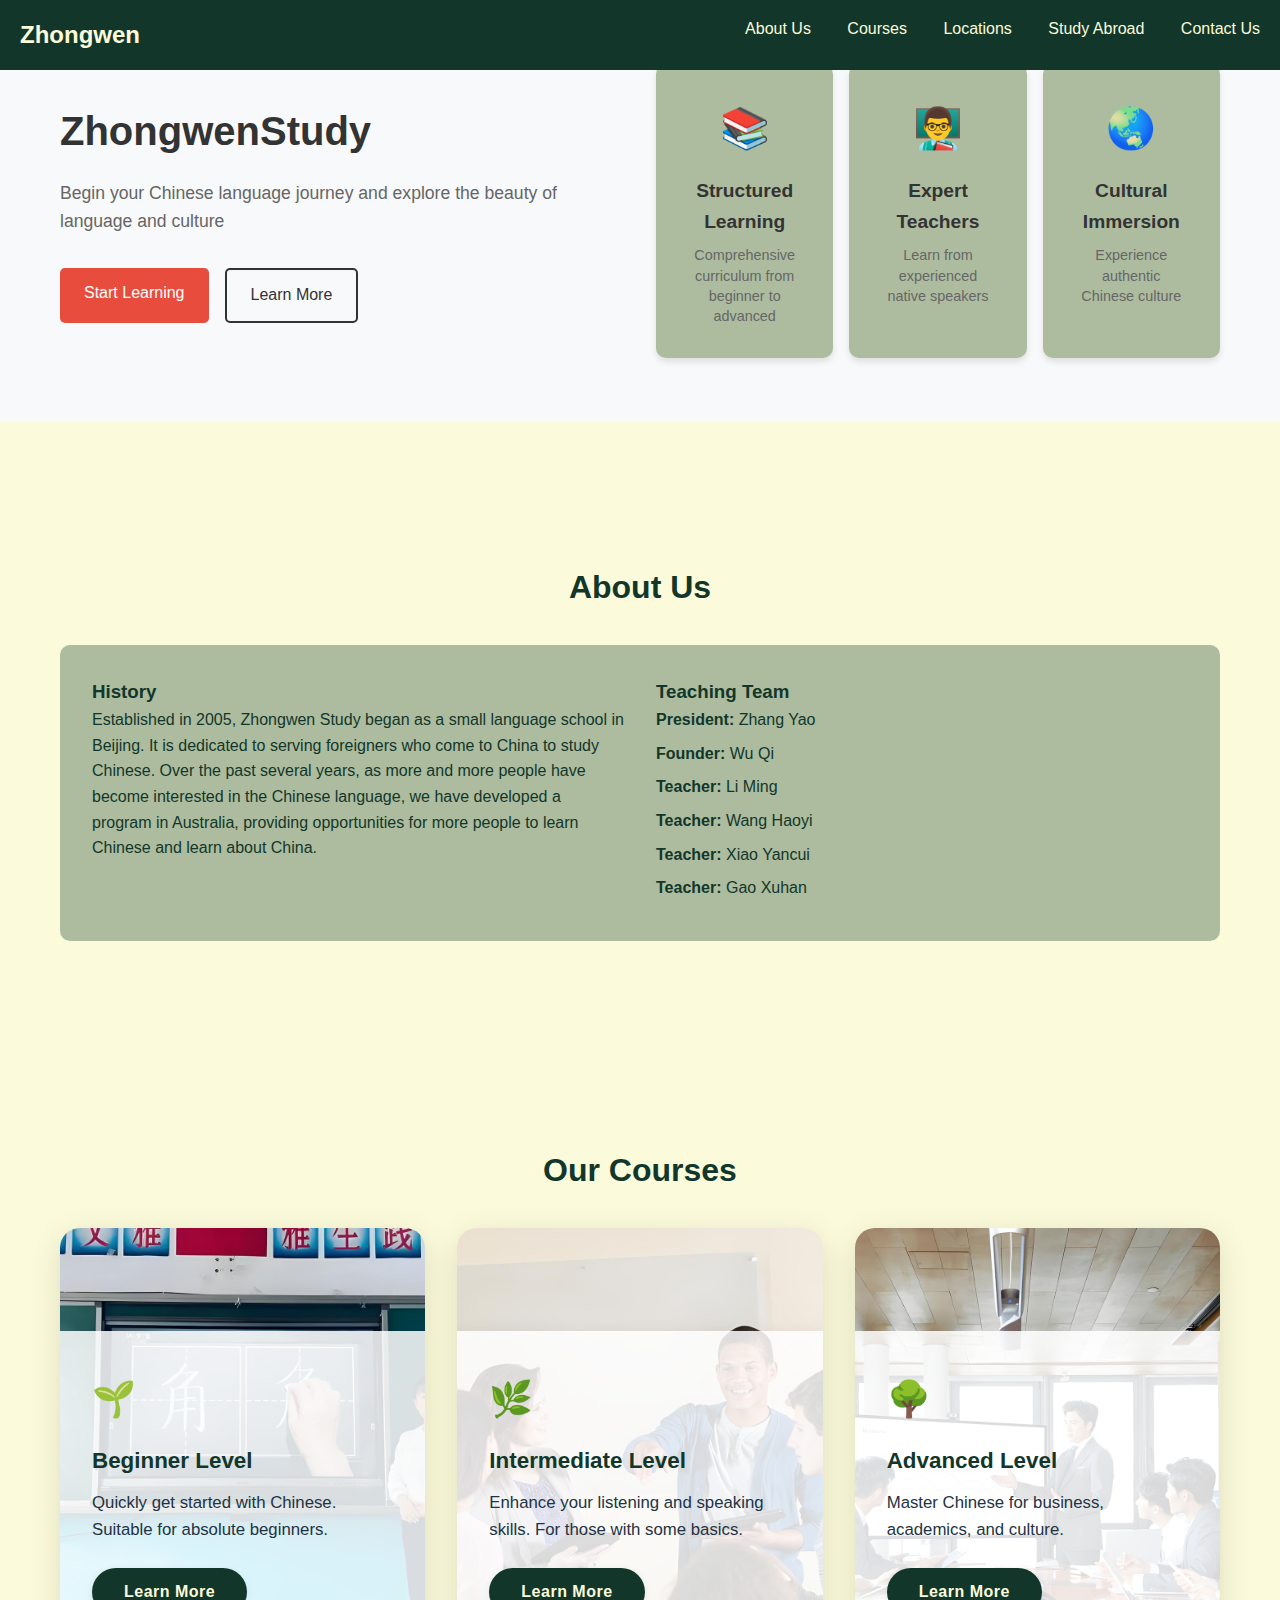
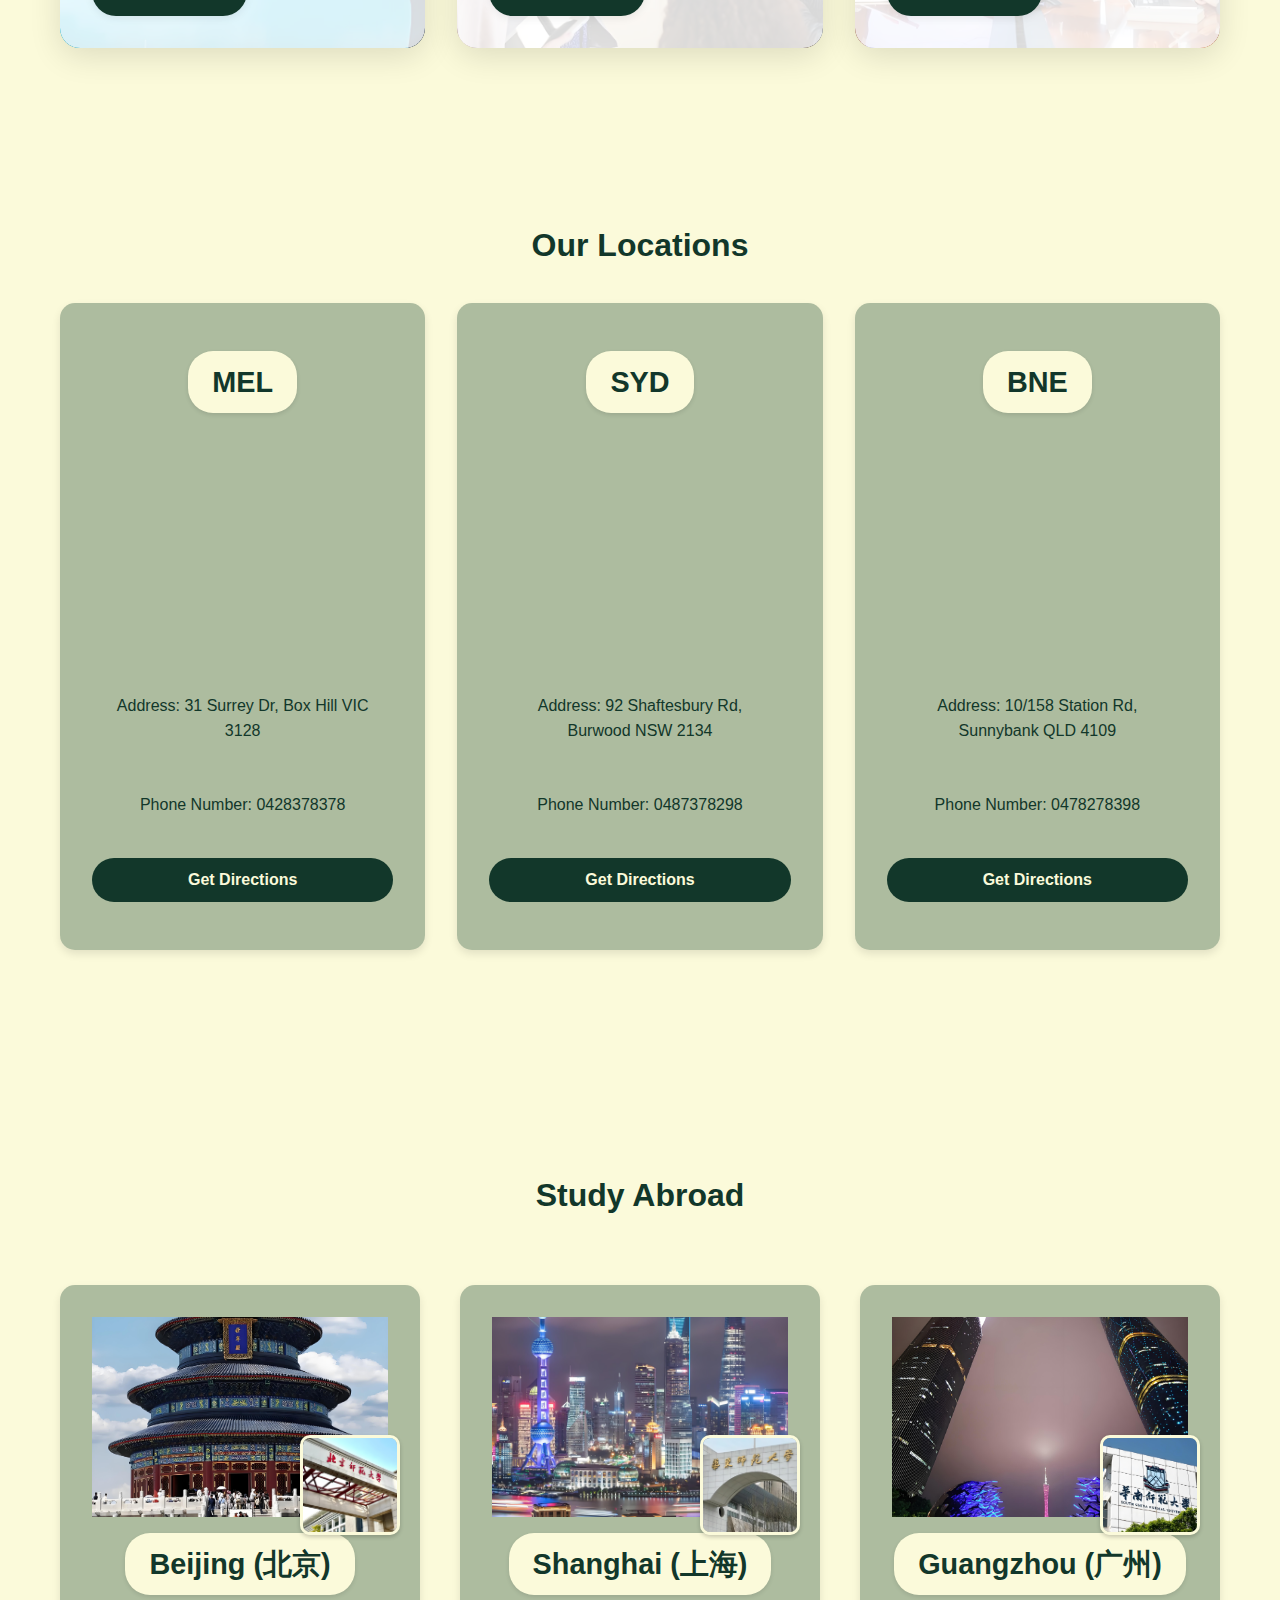
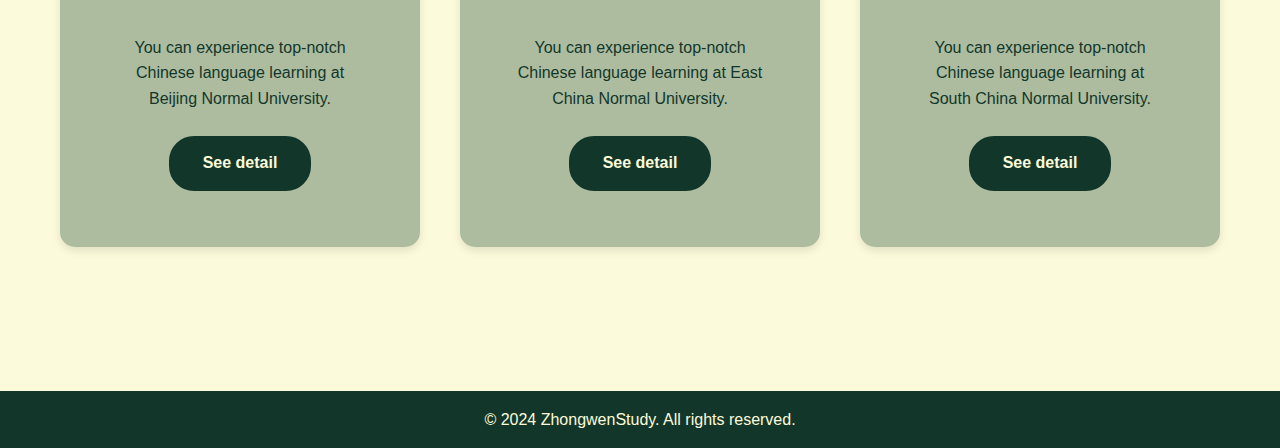
<file: a2/index.html>
<!DOCTYPE html>
<html lang="en">
	<head>
		<meta charset="utf-8" />
		<meta name="viewport" content="width=device-width, initial-scale=1.0">
		<title>ZhongwenStudy - Learn Chinese Language</title>
		<link rel="stylesheet" href="css/style.css">
	</head>
	<body class="loading">
		<!-- Loading Animation -->
		<div class="loader-wrapper">
			<div class="loader">
				<div class="loader-circle"></div>
				<div class="loader-circle"></div>
				<div class="loader-circle"></div>
				<div class="loader-text">Loading...</div>
			</div>
		</div>

		<header>
			<nav class="main-nav">
				<div class="logo">
					<h1>Zhongwen</h1>
				</div>
				<ul class="nav-links">
					<li><a href="index.html" class="active">About Us</a></li>
					<li><a href="courses.html">Courses</a></li>
					<li><a href="locations.html">Locations</a></li>
					<li><a href="study-abroad.html">Study Abroad</a></li>
					<li><a href="contact.html">Contact Us</a></li>
				</ul>
			</nav>
		</header>

		<main>
			<!-- Hero Section -->
			<section class="hero">
				<div class="container">
					<div class="hero-grid">
						<div class="hero-text">
							<h1>ZhongwenStudy</h1>
							<p>Begin your Chinese language journey and explore the beauty of language and culture</p>
							<div class="hero-buttons">
								<a href="#courses" class="primary-btn">Start Learning</a>
								<a href="#about" class="secondary-btn">Learn More</a>
							</div>
						</div>
						<div class="hero-features">
							<div class="feature-card">
								<span class="feature-icon">📚</span>
								<h3>Structured Learning</h3>
								<p>Comprehensive curriculum from beginner to advanced</p>
							</div>
							<div class="feature-card">
								<span class="feature-icon">👨‍🏫</span>
								<h3>Expert Teachers</h3>
								<p>Learn from experienced native speakers</p>
							</div>
							<div class="feature-card">
								<span class="feature-icon">🌏</span>
								<h3>Cultural Immersion</h3>
								<p>Experience authentic Chinese culture</p>
							</div>
						</div>
					</div>
				</div>
			</section>

			<!-- About Us Section -->
			<section id="about" class="section">
				<div class="container">
					<h2>About Us</h2>
					<div class="about-content">
						<div class="history">
							<h3>History</h3>
							<p>Established in 2005, Zhongwen Study began as a small language school in Beijing. It is dedicated to serving foreigners who come to China to study Chinese. Over the past several years, as more and more people have become interested in the Chinese language, we have developed a program in Australia, providing opportunities for more people to learn Chinese and learn about China.</p>
						</div>
						<div class="teaching-team">
							<h3>Teaching Team</h3>
							<ul class="team-list">
								<li><strong>President:</strong> Zhang Yao</li>
								<li><strong>Founder:</strong> Wu Qi</li>
								<li><strong>Teacher:</strong> Li Ming</li>
								<li><strong>Teacher:</strong> Wang Haoyi</li>
								<li><strong>Teacher:</strong> Xiao Yancui</li>
								<li><strong>Teacher:</strong> Gao Xuhan</li>
							</ul>
						</div>
					</div>
				</div>
			</section>

			<!-- Courses Section -->
			<section id="courses" class="section home-courses-section">
				<div class="container">
					<h2>Our Courses</h2>
					<div class="home-courses-grid">
						<div class="home-course-card" style="background-image: url('images/course-beginner.jpg');">
							<div class="home-course-overlay">
								<div class="home-course-icon">🌱</div>
								<h3>Beginner Level</h3>
								<p>Quickly get started with Chinese. Suitable for absolute beginners.</p>
								<a href="courses.html" class="home-course-btn">Learn More</a>
							</div>
						</div>
						<div class="home-course-card" style="background-image: url('images/course-intermediate.jpg');">
							<div class="home-course-overlay">
								<div class="home-course-icon">🌿</div>
								<h3>Intermediate Level</h3>
								<p>Enhance your listening and speaking skills. For those with some basics.</p>
								<a href="courses.html" class="home-course-btn">Learn More</a>
							</div>
						</div>
						<div class="home-course-card" style="background-image: url('images/course-advanced.jpg');">
							<div class="home-course-overlay">
								<div class="home-course-icon">🌳</div>
								<h3>Advanced Level</h3>
								<p>Master Chinese for business, academics, and culture.</p>
								<a href="courses.html" class="home-course-btn">Learn More</a>
							</div>
						</div>
					</div>
				</div>
			</section>

			<!-- Locations Section -->
			<section id="locations" class="section">
				<div class="container">
					<h2>Our Locations</h2>
					<div class="locations-grid">
						<div class="location-card">
							<h3>MEL</h3>
							<div class="map-preview" data-address="31 Surrey Dr, Box Hill VIC 3128">
								<iframe 
									src="https://www.google.com/maps/embed?pb=!1m18!1m12!1m3!1d3152.2844644524735!2d145.11771661531905!3d-37.80903397975288!2m3!1f0!2f0!3f0!3m2!1i1024!2i768!4f13.1!3m3!1m2!1s0x6ad646b5d2ba4df7%3A0x2a9c6eb88f9a8e8b!2s31%20Surrey%20Dr%2C%20Box%20Hill%20VIC%203128!5e0!3m2!1sen!2sau!4v1635825600000!5m2!1sen!2sau"
									width="100%" 
									height="200" 
									style="border:0;" 
									allowfullscreen="" 
									loading="lazy">
								</iframe>
							</div>
							<p>Address: 31 Surrey Dr, Box Hill VIC 3128</p>
							<p>Phone Number: 0428378378</p>
							<button class="direction-btn"><span>Get Directions</span></button>
						</div>
						<div class="location-card">
							<h3>SYD</h3>
							<div class="map-preview" data-address="92 Shaftesbury Rd, Burwood NSW 2134">
								<iframe 
									src="https://www.google.com/maps/embed?pb=!1m18!1m12!1m3!1d3312.566!2d151.1019!3d-33.8793!2m3!1f0!2f0!3f0!3m2!1i1024!2i768!4f13.1!3m3!1m2!1s0x6b12bb3c8f9b2a2b%3A0x0!2s92+Shaftesbury+Rd%2C+Burwood+NSW+2134!5e0!3m2!1sen!2sau!4v1710056000000!5m2!1sen!2sau"
									width="100%" 
									height="200" 
									style="border:0;" 
									allowfullscreen=""
									loading="lazy">
								</iframe>
							</div>
							<p>Address: 92 Shaftesbury Rd, Burwood NSW 2134</p>
							<p>Phone Number: 0487378298</p>
							<button class="direction-btn"><span>Get Directions</span></button>
						</div>
						<div class="location-card">
							<h3>BNE</h3>
							<div class="map-preview" data-address="10/158 Station Rd, Sunnybank QLD 4109">
								<iframe 
									src="https://www.google.com/maps/embed?pb=!1m18!1m12!1m3!1d3537.670!2d153.0553!3d-27.5799!2m3!1f0!2f0!3f0!3m2!1i1024!2i768!4f13.1!3m3!1m2!1s0x6b915c8b8f9b2a2b%3A0x0!2s10%2F158+Station+Rd%2C+Sunnybank+QLD+4109!5e0!3m2!1sen!2sau!4v1710056000000!5m2!1sen!2sau"
									width="100%" 
									height="200" 
									style="border:0;" 
									allowfullscreen=""
									loading="lazy">
								</iframe>
							</div>
							<p>Address: 10/158 Station Rd, Sunnybank QLD 4109</p>
							<p>Phone Number: 0478278398</p>
							<button class="direction-btn"><span>Get Directions</span></button>
						</div>
					</div>
				</div>
			</section>

			<!-- Study Abroad Section -->
			<section id="study-abroad" class="section">
				<div class="container">
					<h2>Study Abroad</h2>
					<div class="study-abroad-grid">
						<div class="location-card">
							<img src="images/city-beijing.jpg" alt="Study in Beijing" class="city-image">
							<h3>Beijing (北京)</h3>
							<img src="images/university-bnu.jpg" alt="Beijing Normal University" class="university-image">
							<p>You can experience top-notch Chinese language learning at Beijing Normal University.</p>
							<a href="study-abroad.html" class="see-detail">See detail</a>
						</div>
						<div class="location-card">
							<img src="images/city-shanghai.jpg" alt="Study in Shanghai" class="city-image">
							<h3>Shanghai (上海)</h3>
							<img src="images/university-ecnu.jpg" alt="East China Normal University" class="university-image">
							<p>You can experience top-notch Chinese language learning at East China Normal University.</p>
							<a href="study-abroad.html" class="see-detail">See detail</a>
						</div>
						<div class="location-card">
							<img src="images/city-guangzhou.jpg" alt="Study in Guangzhou" class="city-image">
							<h3>Guangzhou (广州)</h3>
							<img src="images/university-scnu.jpg" alt="South China Normal University" class="university-image">
							<p>You can experience top-notch Chinese language learning at South China Normal University.</p>
							<a href="study-abroad.html" class="see-detail">See detail</a>
						</div>
					</div>
				</div>
			</section>


		<footer>
			<div class="container">
				<p>&copy; 2024 ZhongwenStudy. All rights reserved.</p>
			</div>
		</footer>

		<a href="#" class="top-button" id="topButton">Top</a>
		<script src="js/script.js"></script>
	</body>
</html>
</file>
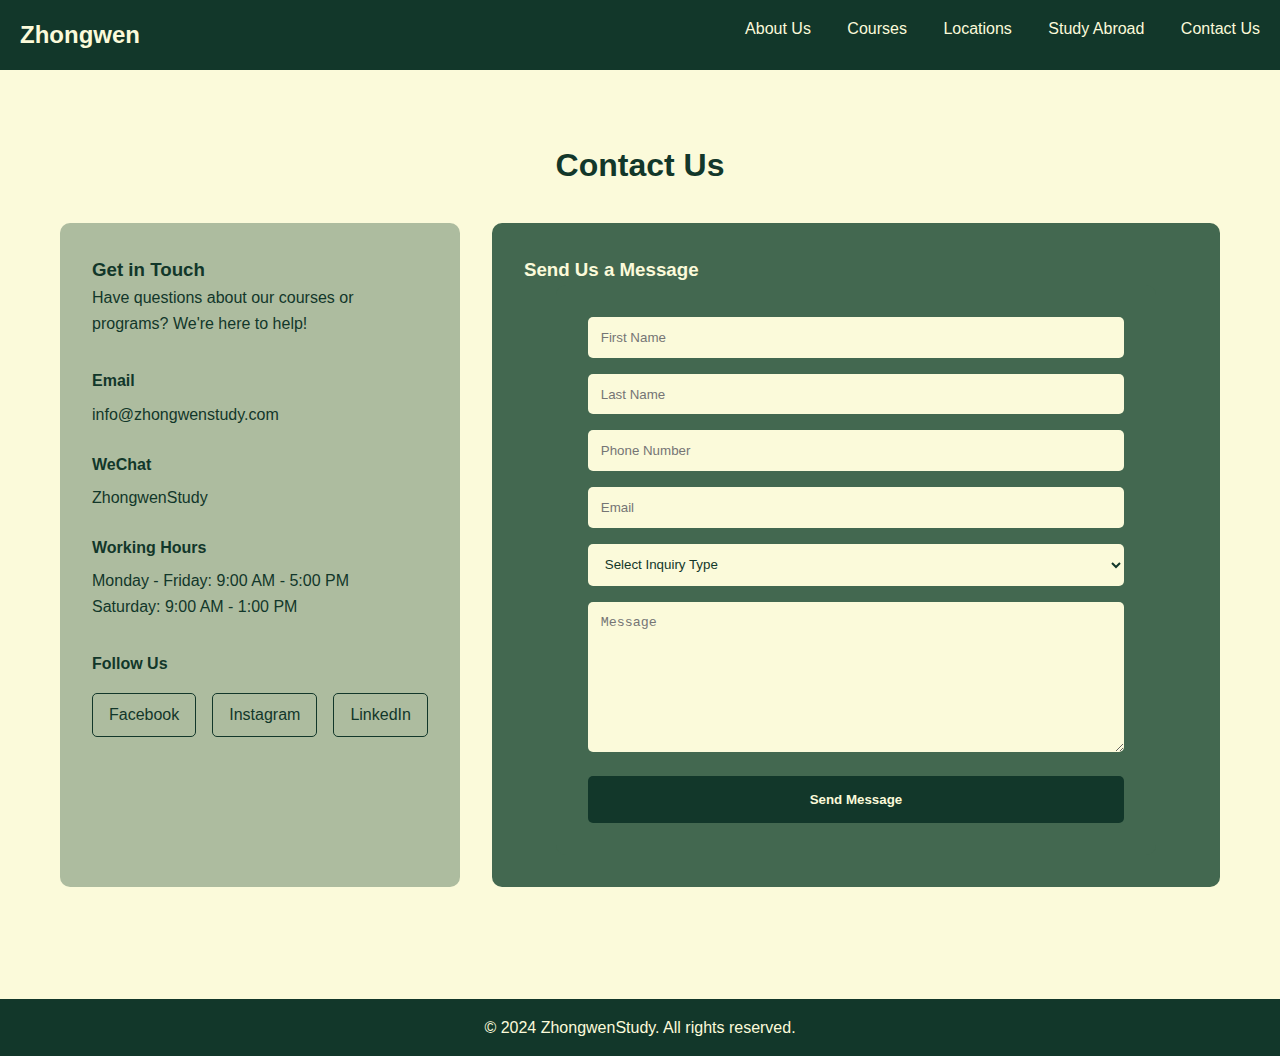
<file: a2/contact.html>
<!DOCTYPE html>
<html lang="en">
<head>
    <meta charset="utf-8" />
    <meta name="viewport" content="width=device-width, initial-scale=1.0">
    <title>Contact Us - ZhongwenStudy</title>
    <link rel="stylesheet" href="css/style.css">
</head>
<body>
    <header>
        <nav class="main-nav">
            <div class="logo">
                <h1>Zhongwen</h1>
            </div>
            <ul class="nav-links">
                <li><a href="index.html">About Us</a></li>
                <li><a href="courses.html">Courses</a></li>
                <li><a href="locations.html">Locations</a></li>
                <li><a href="study-abroad.html">Study Abroad</a></li>
                <li><a href="contact.html" class="active">Contact Us</a></li>
            </ul>
        </nav>
    </header>

    <main>
        <section class="section contact-section">
            <div class="container">
                <h2>Contact Us</h2>
                <div class="contact-wrapper">
                    <div class="contact-info">
                        <h3>Get in Touch</h3>
                        <p>Have questions about our courses or programs? We're here to help!</p>
                        
                        <div class="contact-methods">
                            <div class="contact-method">
                                <h4>Email</h4>
                                <p>info@zhongwenstudy.com</p>
                            </div>
                            <div class="contact-method">
                                <h4>WeChat</h4>
                                <p>ZhongwenStudy</p>
                            </div>
                            <div class="contact-method">
                                <h4>Working Hours</h4>
                                <p>Monday - Friday: 9:00 AM - 5:00 PM</p>
                                <p>Saturday: 9:00 AM - 1:00 PM</p>
                            </div>
                        </div>

                        <div class="social-media">
                            <h4>Follow Us</h4>
                            <div class="social-links">
                                <a href="#" class="social-link">Facebook</a>
                                <a href="#" class="social-link">Instagram</a>
                                <a href="#" class="social-link">LinkedIn</a>
                            </div>
                        </div>
                    </div>

                    <div class="contact-form-wrapper">
                        <h3>Send Us a Message</h3>
                        <form class="contact-form">
                            <div class="form-group">
                                <input type="text" id="firstName" name="firstName" placeholder="First Name" required>
                            </div>
                            <div class="form-group">
                                <input type="text" id="lastName" name="lastName" placeholder="Last Name" required>
                            </div>
                            <div class="form-group">
                                <input type="tel" id="phone" name="phone" placeholder="Phone Number" required>
                            </div>
                            <div class="form-group">
                                <input type="email" id="email" name="email" placeholder="Email" required>
                            </div>
                            <div class="form-group">
                                <select id="inquiry" name="inquiry" required>
                                    <option value="">Select Inquiry Type</option>
                                    <option value="course">Course Information</option>
                                    <option value="study-abroad">Study Abroad Programs</option>
                                    <option value="enrollment">Enrollment</option>
                                    <option value="other">Other</option>
                                </select>
                            </div>
                            <div class="form-group">
                                <textarea id="message" name="message" placeholder="Message" required></textarea>
                            </div>
                            <button type="submit" class="submit-btn">Send Message</button>
                        </form>
                    </div>
                </div>
            </div>
        </section>
    </main>

    <footer>
        <div class="container">
            <p>&copy; 2024 ZhongwenStudy. All rights reserved.</p>
        </div>
    </footer>

    <script src="js/script.js"></script>
</body>
</html>
</file>
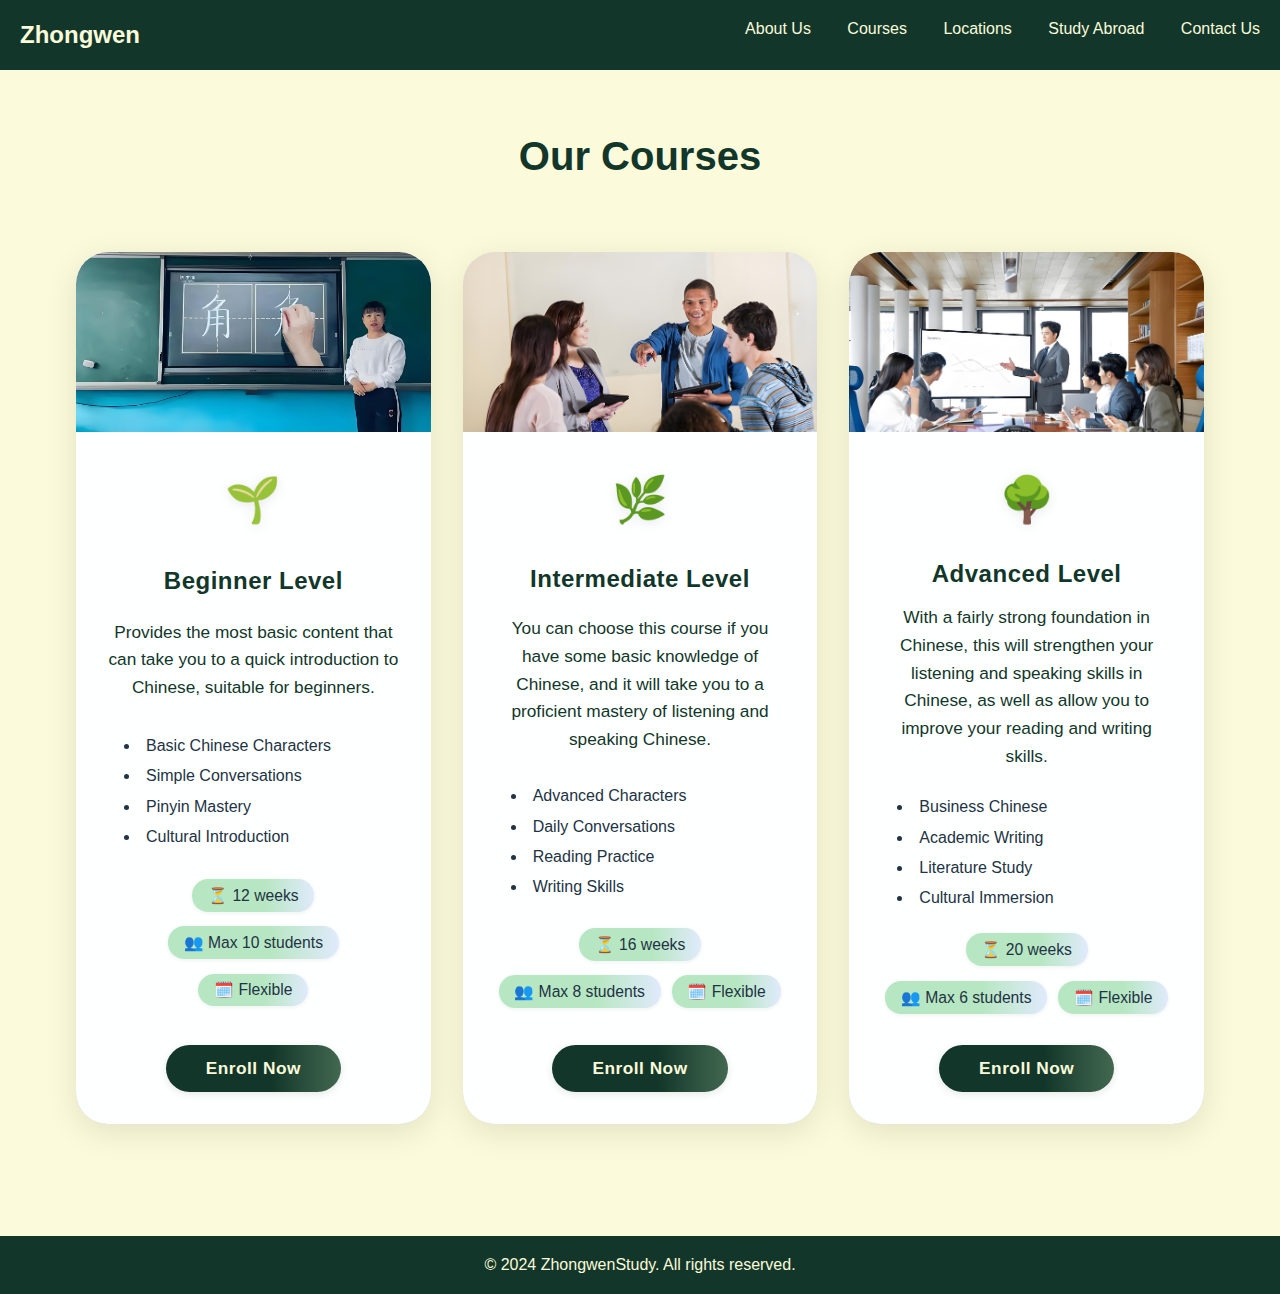
<file: a2/courses.html>
<!DOCTYPE html>
<html lang="en">
<head>
    <meta charset="utf-8" />
    <meta name="viewport" content="width=device-width, initial-scale=1.0">
    <title>Courses - ZhongwenStudy</title>
    <link rel="stylesheet" href="css/style.css">
</head>
<body>
    <header>
        <nav class="main-nav">
            <div class="logo">
                <h1>Zhongwen</h1>
            </div>
            <ul class="nav-links">
                <li><a href="index.html">About Us</a></li>
                <li><a href="courses.html" class="active">Courses</a></li>
                <li><a href="locations.html">Locations</a></li>
                <li><a href="study-abroad.html">Study Abroad</a></li>
                <li><a href="contact.html">Contact Us</a></li>
            </ul>
        </nav>
    </header>

    <main class="courses-page">
        <section class="section courses-section">
            <div class="container">
                <h2>Our Courses</h2>
                <div class="courses-grid">
                    <div class="course-card modern-course-card">
                        <img class="modern-course-img" src="images/course-beginner.jpg" alt="Beginner Level Chinese Course">
                        <div class="modern-course-overlay">
                            <div class="modern-course-icon">🌱</div>
                            <h3>Beginner Level</h3>
                            <p class="modern-course-desc">Provides the most basic content that can take you to a quick introduction to Chinese, suitable for beginners.</p>
                            <ul class="modern-course-features">
                                <li>Basic Chinese Characters</li>
                                <li>Simple Conversations</li>
                                <li>Pinyin Mastery</li>
                                <li>Cultural Introduction</li>
                            </ul>
                            <div class="modern-course-info">
                                <span>⏳ 12 weeks</span>
                                <span>👥 Max 10 students</span>
                                <span>🗓️ Flexible</span>
                            </div>
                            <button class="modern-enroll-btn">Enroll Now</button>
                        </div>
                    </div>
                    <div class="course-card modern-course-card">
                        <img class="modern-course-img" src="images/course-intermediate.jpg" alt="Intermediate Level Chinese Course">
                        <div class="modern-course-overlay">
                            <div class="modern-course-icon">🌿</div>
                            <h3>Intermediate Level</h3>
                            <p class="modern-course-desc">You can choose this course if you have some basic knowledge of Chinese, and it will take you to a proficient mastery of listening and speaking Chinese.</p>
                            <ul class="modern-course-features">
                                <li>Advanced Characters</li>
                                <li>Daily Conversations</li>
                                <li>Reading Practice</li>
                                <li>Writing Skills</li>
                            </ul>
                            <div class="modern-course-info">
                                <span>⏳ 16 weeks</span>
                                <span>👥 Max 8 students</span>
                                <span>🗓️ Flexible</span>
                            </div>
                            <button class="modern-enroll-btn">Enroll Now</button>
                        </div>
                    </div>
                    <div class="course-card modern-course-card">
                        <img class="modern-course-img" src="images/course-advanced.jpg" alt="Advanced Level Chinese Course">
                        <div class="modern-course-overlay">
                            <div class="modern-course-icon">🌳</div>
                            <h3>Advanced Level</h3>
                            <p class="modern-course-desc">With a fairly strong foundation in Chinese, this will strengthen your listening and speaking skills in Chinese, as well as allow you to improve your reading and writing skills.</p>
                            <ul class="modern-course-features">
                                <li>Business Chinese</li>
                                <li>Academic Writing</li>
                                <li>Literature Study</li>
                                <li>Cultural Immersion</li>
                            </ul>
                            <div class="modern-course-info">
                                <span>⏳ 20 weeks</span>
                                <span>👥 Max 6 students</span>
                                <span>🗓️ Flexible</span>
                            </div>
                            <button class="modern-enroll-btn">Enroll Now</button>
                        </div>
                    </div>
                </div>
            </div>
        </section>
    </main>

    <footer>
        <div class="container">
            <p>&copy; 2024 ZhongwenStudy. All rights reserved.</p>
        </div>
    </footer>

    <!-- Custom Modal -->
    <div id="customModal" class="custom-modal">
        <div class="custom-modal-content">
            <span class="custom-modal-title" id="customModalTitle">Notice</span>
            <p class="custom-modal-message" id="customModalMessage"></p>
            <button id="customModalClose" class="custom-modal-close">OK</button>
        </div>
    </div>

    <script src="js/script.js"></script>
</body>
</html>
</file>
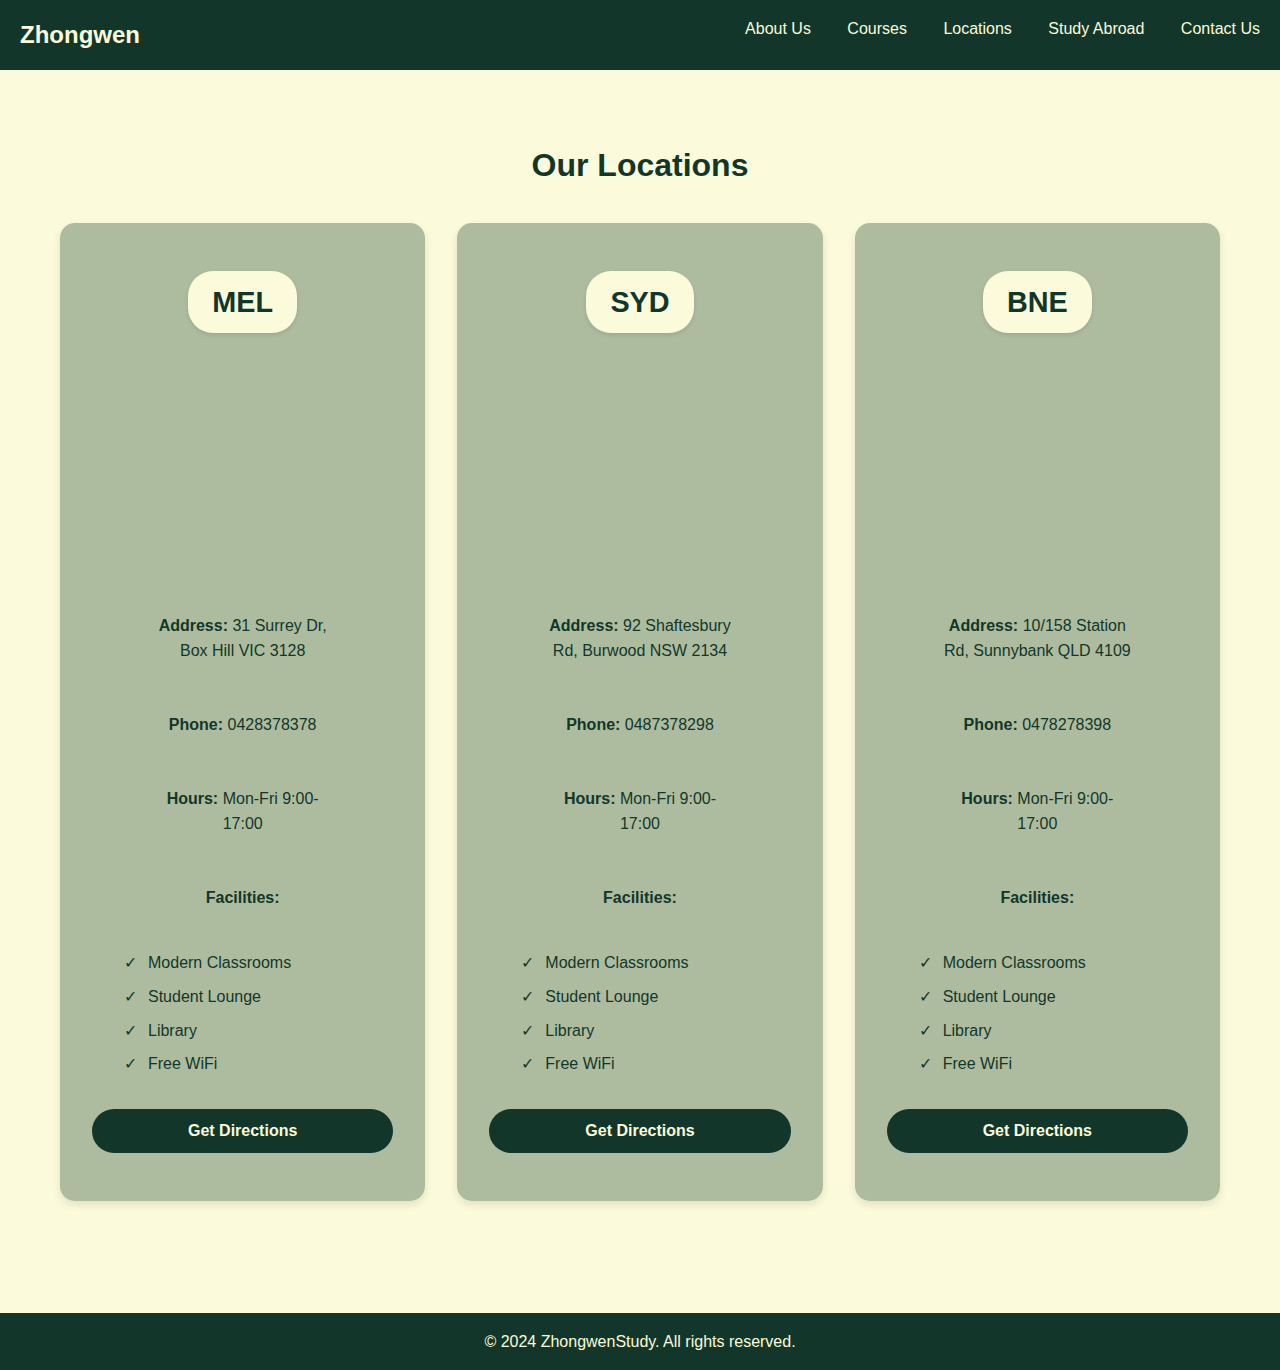
<file: a2/locations.html>
<!DOCTYPE html>
<html lang="en">
<head>
    <meta charset="utf-8" />
    <meta name="viewport" content="width=device-width, initial-scale=1.0">
    <title>Locations - ZhongwenStudy</title>
    <link rel="stylesheet" href="css/style.css">
</head>
<body>
    <header>
        <nav class="main-nav">
            <div class="logo">
                <h1>Zhongwen</h1>
            </div>
            <ul class="nav-links">
                <li><a href="index.html">About Us</a></li>
                <li><a href="courses.html">Courses</a></li>
                <li><a href="locations.html" class="active">Locations</a></li>
                <li><a href="study-abroad.html">Study Abroad</a></li>
                <li><a href="contact.html">Contact Us</a></li>
            </ul>
        </nav>
    </header>

    <main>
        <section class="section locations-section">
            <div class="container">
                <h2>Our Locations</h2>
                <div class="locations-grid">
                    <div class="location-card">
                        <h3>MEL</h3>
                        <div class="map-preview" data-address="31 Surrey Dr, Box Hill VIC 3128">
                            <iframe 
                                src="https://www.google.com/maps/embed?pb=!1m18!1m12!1m3!1d3152.2844644524735!2d145.11771661531905!3d-37.80903397975288!2m3!1f0!2f0!3f0!3m2!1i1024!2i768!4f13.1!3m3!1m2!1s0x6ad646b5d2ba4df7%3A0x2a9c6eb88f9a8e8b!2s31%20Surrey%20Dr%2C%20Box%20Hill%20VIC%203128!5e0!3m2!1sen!2sau!4v1635825600000!5m2!1sen!2sau"
                                width="100%" 
                                height="200" 
                                style="border:0;" 
                                allowfullscreen="" 
                                loading="lazy">
                            </iframe>
                        </div>
                        <div class="location-info">
                            <p><strong>Address:</strong> 31 Surrey Dr, Box Hill VIC 3128</p>
                            <p><strong>Phone:</strong> 0428378378</p>
                            <p><strong>Hours:</strong> Mon-Fri 9:00-17:00</p>
                            <p><strong>Facilities:</strong></p>
                            <ul class="facilities-list">
                                <li>Modern Classrooms</li>
                                <li>Student Lounge</li>
                                <li>Library</li>
                                <li>Free WiFi</li>
                            </ul>
                        </div>
                        <button class="direction-btn"><span>Get Directions</span></button>
                    </div>
                    <div class="location-card">
                        <h3>SYD</h3>
                        <div class="map-preview" data-address="92 Shaftesbury Rd, Burwood NSW 2134">
                            <iframe 
                                src="https://www.google.com/maps/embed?pb=!1m18!1m12!1m3!1d3312.566!2d151.1019!3d-33.8793!2m3!1f0!2f0!3f0!3m2!1i1024!2i768!4f13.1!3m3!1m2!1s0x6b12bb3c8f9b2a2b%3A0x0!2s92+Shaftesbury+Rd%2C+Burwood+NSW+2134!5e0!3m2!1sen!2sau!4v1710056000000!5m2!1sen!2sau"
                                width="100%" 
                                height="200" 
                                style="border:0;" 
                                allowfullscreen=""
                                loading="lazy">
                            </iframe>
                        </div>
                        <div class="location-info">
                            <p><strong>Address:</strong> 92 Shaftesbury Rd, Burwood NSW 2134</p>
                            <p><strong>Phone:</strong> 0487378298</p>
                            <p><strong>Hours:</strong> Mon-Fri 9:00-17:00</p>
                            <p><strong>Facilities:</strong></p>
                            <ul class="facilities-list">
                                <li>Modern Classrooms</li>
                                <li>Student Lounge</li>
                                <li>Library</li>
                                <li>Free WiFi</li>
                            </ul>
                        </div>
                        <button class="direction-btn"><span>Get Directions</span></button>
                    </div>
                    <div class="location-card">
                        <h3>BNE</h3>
                        <div class="map-preview" data-address="10/158 Station Rd, Sunnybank QLD 4109">
                            <iframe 
                                src="https://www.google.com/maps/embed?pb=!1m18!1m12!1m3!1d3537.670!2d153.0553!3d-27.5799!2m3!1f0!2f0!3f0!3m2!1i1024!2i768!4f13.1!3m3!1m2!1s0x6b915c8b8f9b2a2b%3A0x0!2s10%2F158+Station+Rd%2C+Sunnybank+QLD+4109!5e0!3m2!1sen!2sau!4v1710056000000!5m2!1sen!2sau"
                                width="100%" 
                                height="200" 
                                style="border:0;" 
                                allowfullscreen=""
                                loading="lazy">
                            </iframe>
                        </div>
                        <div class="location-info">
                            <p><strong>Address:</strong> 10/158 Station Rd, Sunnybank QLD 4109</p>
                            <p><strong>Phone:</strong> 0478278398</p>
                            <p><strong>Hours:</strong> Mon-Fri 9:00-17:00</p>
                            <p><strong>Facilities:</strong></p>
                            <ul class="facilities-list">
                                <li>Modern Classrooms</li>
                                <li>Student Lounge</li>
                                <li>Library</li>
                                <li>Free WiFi</li>
                            </ul>
                        </div>
                        <button class="direction-btn"><span>Get Directions</span></button>
                    </div>
                </div>
            </div>
        </section>
    </main>

    <footer>
        <div class="container">
            <p>&copy; 2024 ZhongwenStudy. All rights reserved.</p>
        </div>
    </footer>

    <script src="js/script.js"></script>
</body>
</html>
</file>
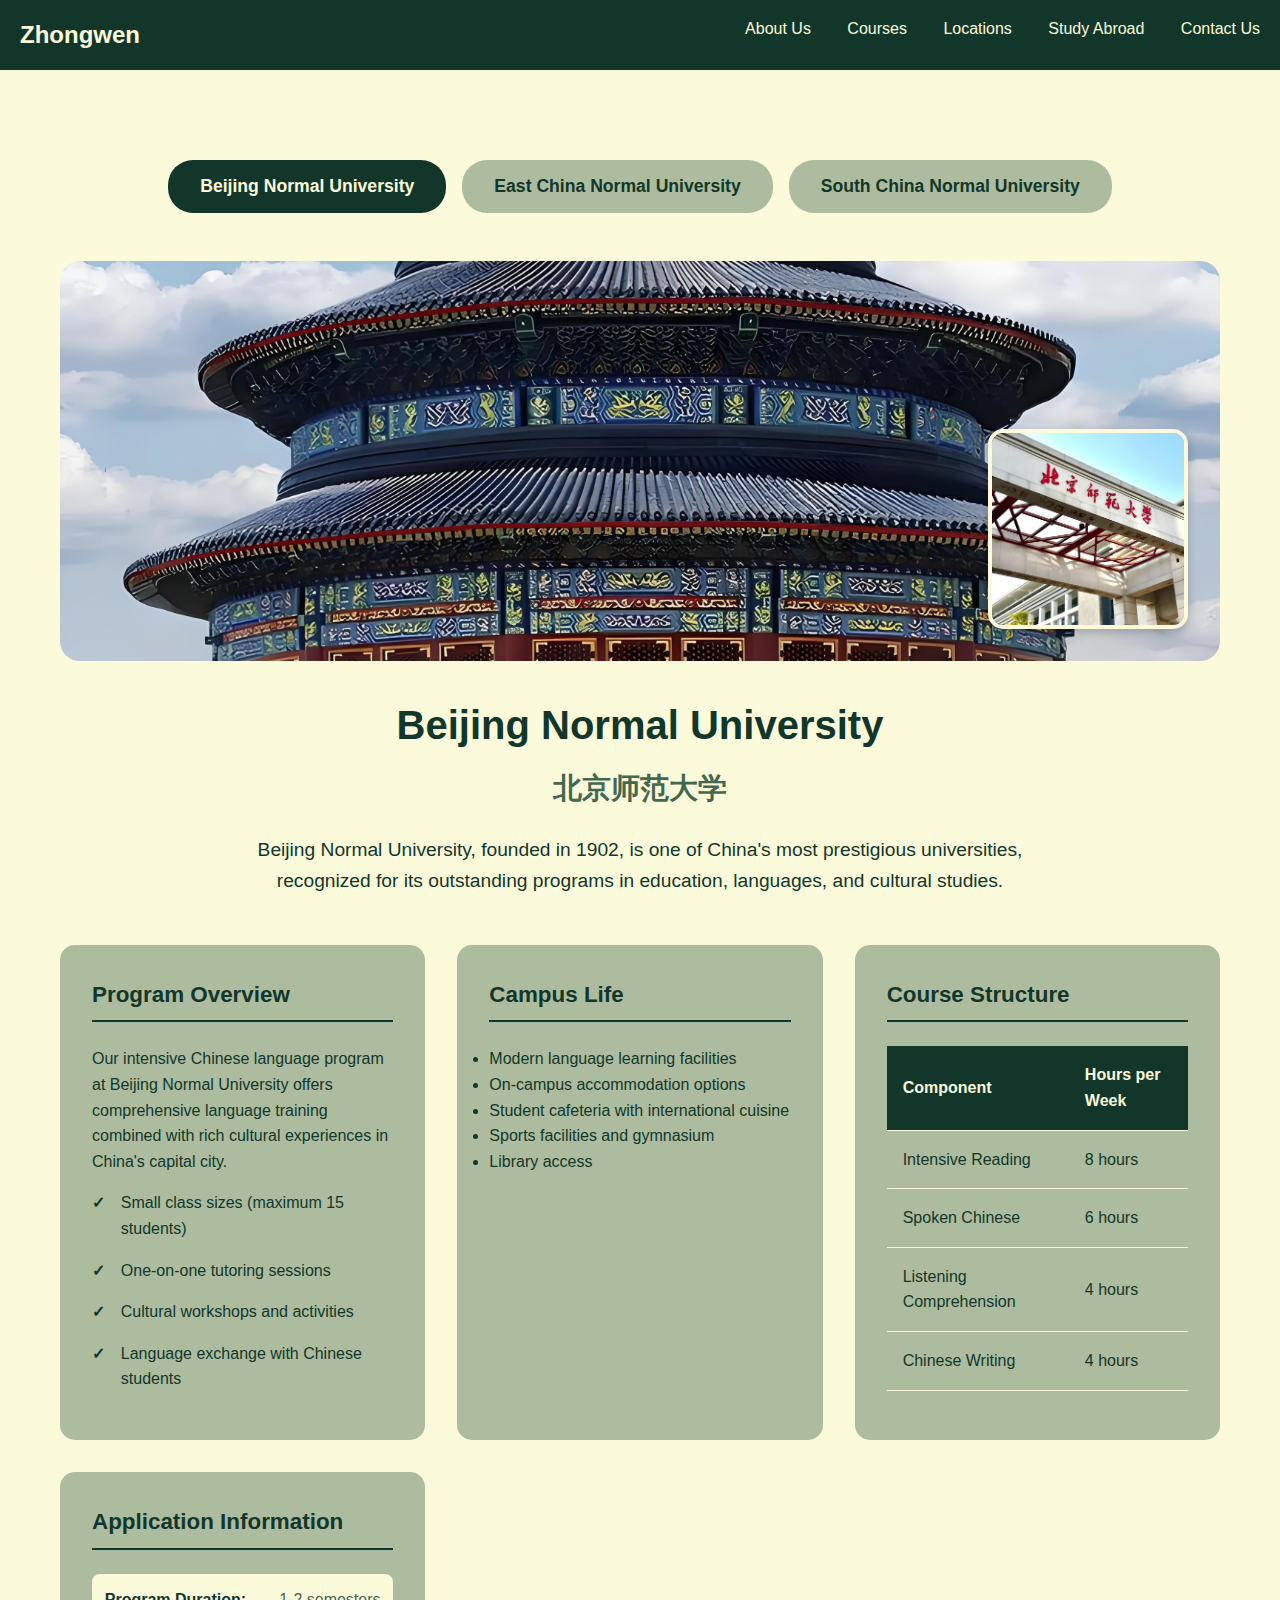
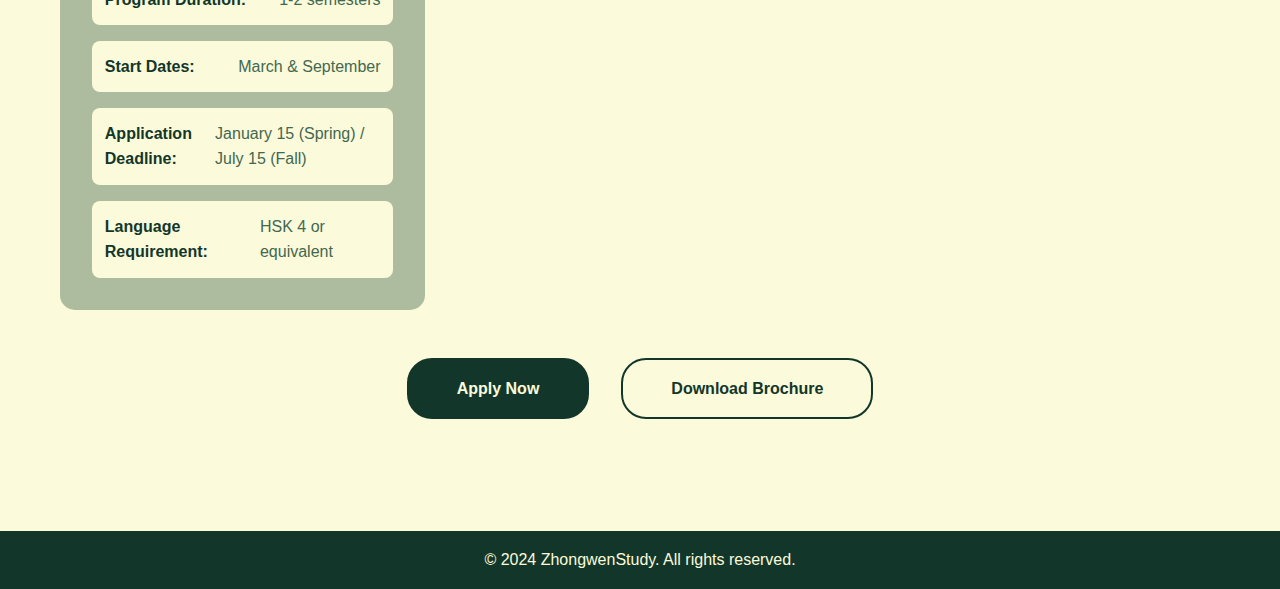
<file: a2/program-details.html>
<!DOCTYPE html>
<html lang="en">
<head>
    <meta charset="utf-8" />
    <meta name="viewport" content="width=device-width, initial-scale=1.0">
    <title>Program Details - ZhongwenStudy</title>
    <link rel="stylesheet" href="css/style.css">
</head>
<body>
    <header>
        <nav class="main-nav">
            <div class="logo">
                <h1>Zhongwen</h1>
            </div>
            <ul class="nav-links">
                <li><a href="index.html">About Us</a></li>
                <li><a href="courses.html">Courses</a></li>
                <li><a href="locations.html">Locations</a></li>
                <li><a href="study-abroad.html">Study Abroad</a></li>
                <li><a href="contact.html">Contact Us</a></li>
            </ul>
        </nav>
    </header>

    <main>
        <section class="section program-details-section">
            <div class="container">
                <div class="program-tabs">
                    <button class="tab-btn active" data-university="bnu">Beijing Normal University</button>
                    <button class="tab-btn" data-university="ecnu">East China Normal University</button>
                    <button class="tab-btn" data-university="scnu">South China Normal University</button>
                </div>

                <div class="program-content">
                    <div class="university-detail active" id="bnu">
                        <div class="university-header">
                            <div class="university-images">
                                <img src="images/city-beijing.jpg" alt="Beijing City" class="detail-city-image">
                                <img src="images/university-bnu.jpg" alt="Beijing Normal University Campus" class="detail-campus-image">
                            </div>
                            <div class="university-intro">
                                <h2>Beijing Normal University</h2>
                                <h3>北京师范大学</h3>
                                <p class="university-description">Beijing Normal University, founded in 1902, is one of China's most prestigious universities, recognized for its outstanding programs in education, languages, and cultural studies.</p>
                            </div>
                        </div>

                        <div class="program-sections">
                            <div class="program-section">
                                <h4>Program Overview</h4>
                                <p>Our intensive Chinese language program at Beijing Normal University offers comprehensive language training combined with rich cultural experiences in China's capital city.</p>
                                <ul class="detail-features">
                                    <li>Small class sizes (maximum 15 students)</li>
                                    <li>One-on-one tutoring sessions</li>
                                    <li>Cultural workshops and activities</li>
                                    <li>Language exchange with Chinese students</li>
                                </ul>
                            </div>

                            <div class="program-section">
                                <h4>Campus Life</h4>
                                <ul class="facility-list">
                                    <li>Modern language learning facilities</li>
                                    <li>On-campus accommodation options</li>
                                    <li>Student cafeteria with international cuisine</li>
                                    <li>Sports facilities and gymnasium</li>
                                    <li>Library access</li>
                                </ul>
                            </div>

                            <div class="program-section">
                                <h4>Course Structure</h4>
                                <div class="course-table">
                                    <table>
                                        <tr>
                                            <th>Component</th>
                                            <th>Hours per Week</th>
                                        </tr>
                                        <tr>
                                            <td>Intensive Reading</td>
                                            <td>8 hours</td>
                                        </tr>
                                        <tr>
                                            <td>Spoken Chinese</td>
                                            <td>6 hours</td>
                                        </tr>
                                        <tr>
                                            <td>Listening Comprehension</td>
                                            <td>4 hours</td>
                                        </tr>
                                        <tr>
                                            <td>Chinese Writing</td>
                                            <td>4 hours</td>
                                        </tr>
                                    </table>
                                </div>
                            </div>

                            <div class="program-section">
                                <h4>Application Information</h4>
                                <div class="application-details">
                                    <div class="detail-item">
                                        <span class="label">Program Duration:</span>
                                        <span class="value">1-2 semesters</span>
                                    </div>
                                    <div class="detail-item">
                                        <span class="label">Start Dates:</span>
                                        <span class="value">March & September</span>
                                    </div>
                                    <div class="detail-item">
                                        <span class="label">Application Deadline:</span>
                                        <span class="value">January 15 (Spring) / July 15 (Fall)</span>
                                    </div>
                                    <div class="detail-item">
                                        <span class="label">Language Requirement:</span>
                                        <span class="value">HSK 4 or equivalent</span>
                                    </div>
                                </div>
                            </div>
                        </div>

                        <div class="cta-section">
                            <a href="contact.html" class="apply-btn">Apply Now</a>
                            <a href="#" class="download-btn">Download Brochure</a>
                        </div>
                    </div>

                    <!-- East China Normal University Content -->
                    <div class="university-detail" id="ecnu">
                        <!-- Similar structure as BNU, with ECNU specific content -->
                        <div class="university-header">
                            <div class="university-images">
                                <img src="images/city-shanghai.jpg" alt="Shanghai City" class="detail-city-image">
                                <img src="images/university-ecnu.jpg" alt="East China Normal University Campus" class="detail-campus-image">
                            </div>
                            <div class="university-intro">
                                <h2>East China Normal University</h2>
                                <h3>华东师范大学</h3>
                                <p class="university-description">East China Normal University, established in 1951, is renowned for its business-oriented Chinese language programs and strong connections with Shanghai's international business community.</p>
                            </div>
                        </div>

                        <div class="program-sections">
                            <div class="program-section">
                                <h4>Program Overview</h4>
                                <p>Our program at ECNU combines intensive language training with business Chinese focus, offering unique opportunities for internships with international companies in Shanghai.</p>
                                <ul class="detail-features">
                                    <li>Business Chinese curriculum</li>
                                    <li>Internship opportunities</li>
                                    <li>Company visits</li>
                                    <li>Networking events</li>
                                </ul>
                            </div>

                            <div class="program-section">
                                <h4>Campus Life</h4>
                                <ul class="facility-list">
                                    <li>State-of-the-art business communication center</li>
                                    <li>International student dormitory</li>
                                    <li>Multiple dining options</li>
                                    <li>Modern fitness center</li>
                                    <li>24/7 study areas</li>
                                </ul>
                            </div>

                            <div class="program-section">
                                <h4>Course Structure</h4>
                                <div class="course-table">
                                    <table>
                                        <tr>
                                            <th>Component</th>
                                            <th>Hours per Week</th>
                                        </tr>
                                        <tr>
                                            <td>Business Chinese</td>
                                            <td>8 hours</td>
                                        </tr>
                                        <tr>
                                            <td>Commercial Writing</td>
                                            <td>6 hours</td>
                                        </tr>
                                        <tr>
                                            <td>Professional Communication</td>
                                            <td>4 hours</td>
                                        </tr>
                                        <tr>
                                            <td>Industry Practicum</td>
                                            <td>4 hours</td>
                                        </tr>
                                    </table>
                                </div>
                            </div>

                            <div class="program-section">
                                <h4>Application Information</h4>
                                <div class="application-details">
                                    <div class="detail-item">
                                        <span class="label">Program Duration:</span>
                                        <span class="value">1-2 semesters</span>
                                    </div>
                                    <div class="detail-item">
                                        <span class="label">Start Dates:</span>
                                        <span class="value">March & September</span>
                                    </div>
                                    <div class="detail-item">
                                        <span class="label">Application Deadline:</span>
                                        <span class="value">January 15 (Spring) / July 15 (Fall)</span>
                                    </div>
                                    <div class="detail-item">
                                        <span class="label">Language Requirement:</span>
                                        <span class="value">HSK 4 or equivalent</span>
                                    </div>
                                </div>
                            </div>
                        </div>

                        <div class="cta-section">
                            <a href="contact.html" class="apply-btn">Apply Now</a>
                            <a href="#" class="download-btn">Download Brochure</a>
                        </div>
                    </div>

                    <!-- South China Normal University Content -->
                    <div class="university-detail" id="scnu">
                        <div class="university-header">
                            <div class="university-images">
                                <img src="images/city-guangzhou.jpg" alt="Guangzhou City" class="detail-city-image">
                                <img src="images/university-scnu.jpg" alt="South China Normal University Campus" class="detail-campus-image">
                            </div>
                            <div class="university-intro">
                                <h2>South China Normal University</h2>
                                <h3>华南师范大学</h3>
                                <p class="university-description">South China Normal University, founded in 1933, offers an immersive learning experience that emphasizes traditional Chinese culture and modern language education in the vibrant city of Guangzhou.</p>
                            </div>
                        </div>

                        <div class="program-sections">
                            <div class="program-section">
                                <h4>Program Overview</h4>
                                <p>Our program at SCNU focuses on combining language learning with deep cultural immersion, featuring unique opportunities to experience traditional Chinese culture in South China.</p>
                                <ul class="detail-features">
                                    <li>Traditional culture workshops</li>
                                    <li>Homestay program</li>
                                    <li>Cultural excursions</li>
                                    <li>Language partner system</li>
                                </ul>
                            </div>

                            <div class="program-section">
                                <h4>Campus Life</h4>
                                <ul class="facility-list">
                                    <li>Cultural activity center</li>
                                    <li>Traditional arts studios</li>
                                    <li>Garden-style campus</li>
                                    <li>International student community</li>
                                    <li>Modern language labs</li>
                                </ul>
                            </div>

                            <div class="program-section">
                                <h4>Course Structure</h4>
                                <div class="course-table">
                                    <table>
                                        <tr>
                                            <th>Component</th>
                                            <th>Hours per Week</th>
                                        </tr>
                                        <tr>
                                            <td>Comprehensive Chinese</td>
                                            <td>8 hours</td>
                                        </tr>
                                        <tr>
                                            <td>Cultural Studies</td>
                                            <td>6 hours</td>
                                        </tr>
                                        <tr>
                                            <td>Practical Communication</td>
                                            <td>4 hours</td>
                                        </tr>
                                        <tr>
                                            <td>Traditional Arts</td>
                                            <td>4 hours</td>
                                        </tr>
                                    </table>
                                </div>
                            </div>

                            <div class="program-section">
                                <h4>Application Information</h4>
                                <div class="application-details">
                                    <div class="detail-item">
                                        <span class="label">Program Duration:</span>
                                        <span class="value">1-2 semesters</span>
                                    </div>
                                    <div class="detail-item">
                                        <span class="label">Start Dates:</span>
                                        <span class="value">March & September</span>
                                    </div>
                                    <div class="detail-item">
                                        <span class="label">Application Deadline:</span>
                                        <span class="value">January 15 (Spring) / July 15 (Fall)</span>
                                    </div>
                                    <div class="detail-item">
                                        <span class="label">Language Requirement:</span>
                                        <span class="value">HSK 4 or equivalent</span>
                                    </div>
                                </div>
                            </div>
                        </div>

                        <div class="cta-section">
                            <a href="contact.html" class="apply-btn">Apply Now</a>
                            <a href="#" class="download-btn">Download Brochure</a>
                        </div>
                    </div>
                </div>
            </div>
        </section>
    </main>

    <footer>
        <div class="container">
            <p>&copy; 2024 ZhongwenStudy. All rights reserved.</p>
        </div>
    </footer>

    <script src="js/script.js"></script>
    <script>
        document.addEventListener('DOMContentLoaded', function() {
            const tabBtns = document.querySelectorAll('.tab-btn');
            const universityDetails = document.querySelectorAll('.university-detail');

            function showUniversity(universityId) {
                // Remove active class from all buttons and details
                tabBtns.forEach(b => b.classList.remove('active'));
                universityDetails.forEach(detail => detail.classList.remove('active'));

                // Add active class to corresponding button and detail
                const targetBtn = document.querySelector(`[data-university="${universityId}"]`);
                const targetDetail = document.getElementById(universityId);

                if (targetBtn && targetDetail) {
                    targetBtn.classList.add('active');
                    targetDetail.classList.add('active');
                }
            }

            // Handle tab button clicks
            tabBtns.forEach(btn => {
                btn.addEventListener('click', () => {
                    const university = btn.dataset.university;
                    history.pushState(null, '', `#${university}`);
                    showUniversity(university);
                });
            });

            // Handle initial load and hash changes
            function handleHashChange() {
                const hash = window.location.hash.slice(1) || 'bnu'; // Default to BNU if no hash
                showUniversity(hash);
            }

            window.addEventListener('hashchange', handleHashChange);
            handleHashChange(); // Handle initial load
        });
    </script>
</body>
</html>
</file>
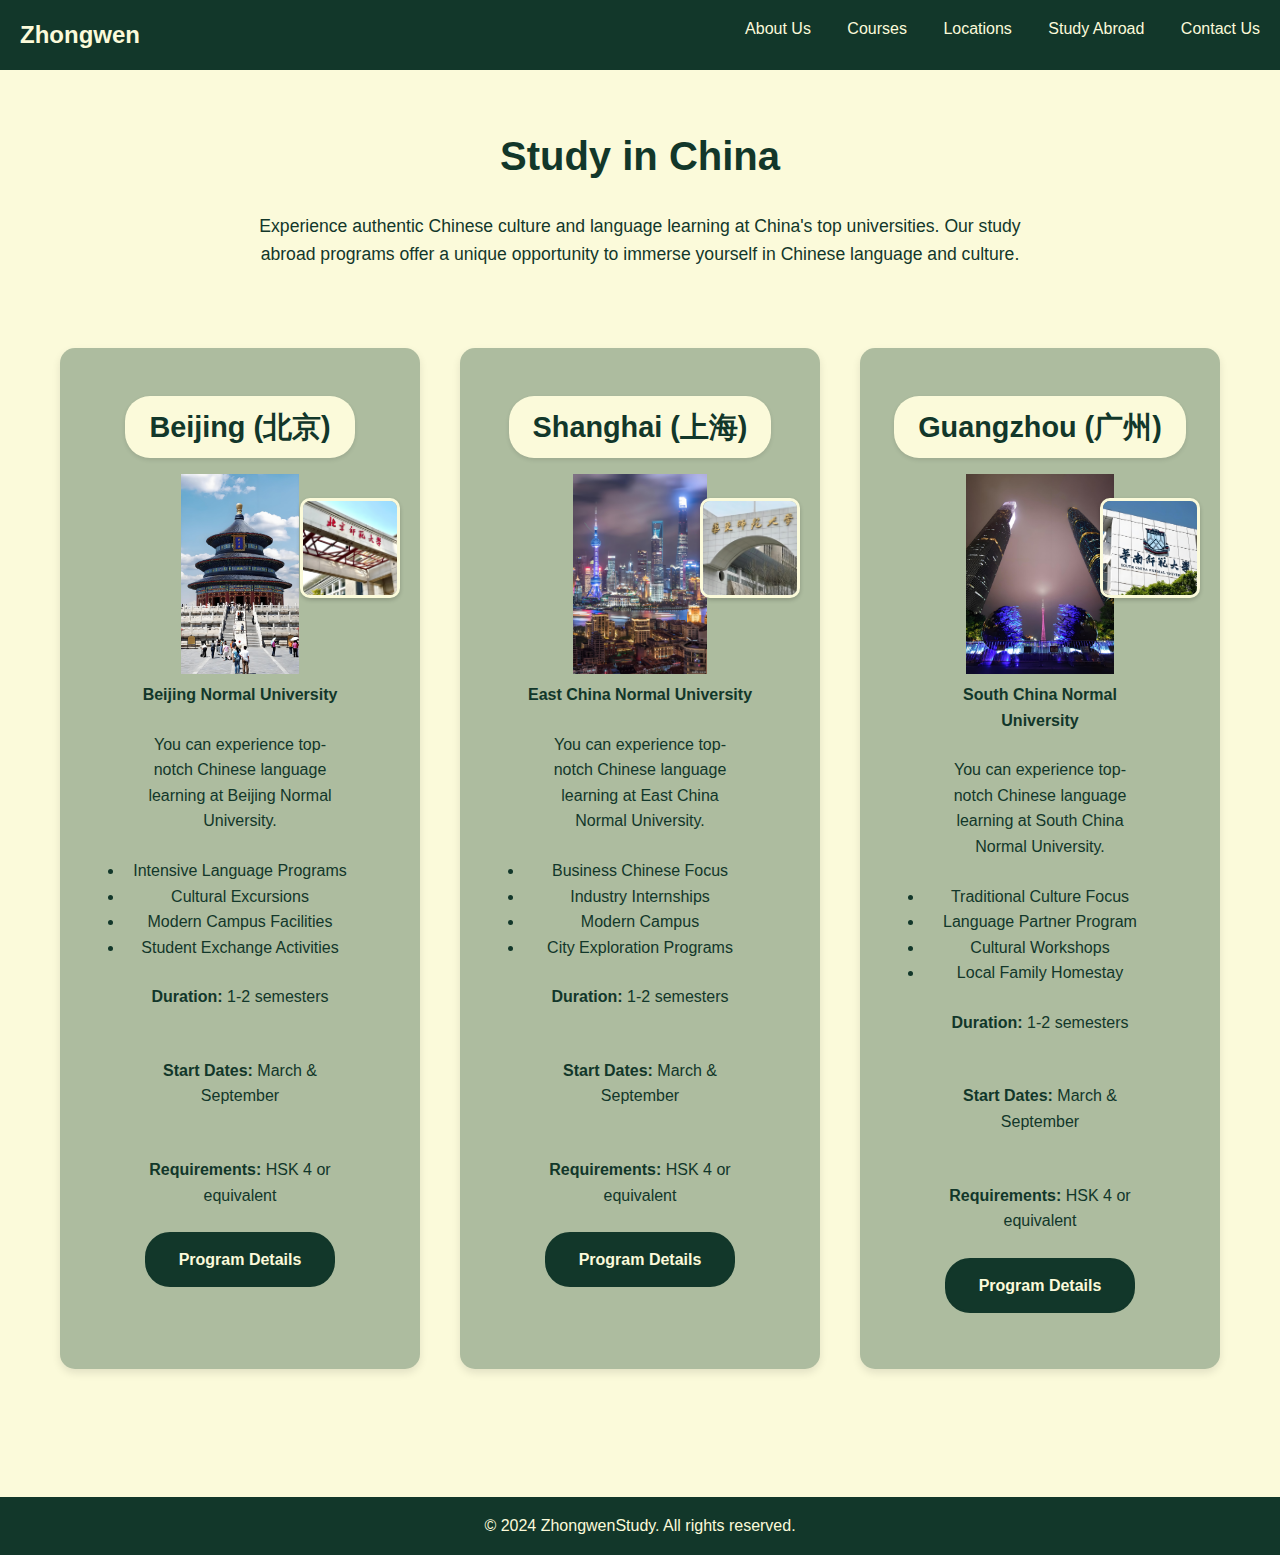
<file: a2/study-abroad.html>
<!DOCTYPE html>
<html lang="en">
<head>
    <meta charset="utf-8" />
    <meta name="viewport" content="width=device-width, initial-scale=1.0">
    <title>Study Abroad - ZhongwenStudy</title>
    <link rel="stylesheet" href="css/style.css">
</head>
<body>
    <header>
        <nav class="main-nav">
            <div class="logo">
                <h1>Zhongwen</h1>
            </div>
            <ul class="nav-links">
                <li><a href="index.html">About Us</a></li>
                <li><a href="courses.html">Courses</a></li>
                <li><a href="locations.html">Locations</a></li>
                <li><a href="study-abroad.html" class="active">Study Abroad</a></li>
                <li><a href="contact.html">Contact Us</a></li>
            </ul>
        </nav>
    </header>

    <main>
        <section class="section study-abroad-section">
            <div class="container">
                <h2>Study in China</h2>
                <p class="section-intro">Experience authentic Chinese culture and language learning at China's top universities. Our study abroad programs offer a unique opportunity to immerse yourself in Chinese language and culture.</p>
                
                <div class="study-abroad-grid">
                    <div class="location-card">
                        <h3>Beijing (北京)</h3>
                        <div class="images-container">
                            <img src="images/city-beijing.jpg" alt="Beijing City" class="city-image">
                            <img src="images/university-bnu.jpg" alt="Beijing Normal University" class="university-image">
                        </div>
                        <div class="program-details">
                            <h4>Beijing Normal University</h4>
                            <p>You can experience top-notch Chinese language learning at Beijing Normal University.</p>
                            <ul class="program-features">
                                <li>Intensive Language Programs</li>
                                <li>Cultural Excursions</li>
                                <li>Modern Campus Facilities</li>
                                <li>Student Exchange Activities</li>
                            </ul>
                            <div class="program-info">
                                <p><strong>Duration:</strong> 1-2 semesters</p>
                                <p><strong>Start Dates:</strong> March & September</p>
                                <p><strong>Requirements:</strong> HSK 4 or equivalent</p>
                            </div>
                        </div>
                        <a href="program-details.html#bnu" class="see-detail">Program Details</a>
                    </div>

                    <div class="location-card">
                        <h3>Shanghai (上海)</h3>
                        <div class="images-container">
                            <img src="images/city-shanghai.jpg" alt="Shanghai City" class="city-image">
                            <img src="images/university-ecnu.jpg" alt="East China Normal University" class="university-image">
                        </div>
                        <div class="program-details">
                            <h4>East China Normal University</h4>
                            <p>You can experience top-notch Chinese language learning at East China Normal University.</p>
                            <ul class="program-features">
                                <li>Business Chinese Focus</li>
                                <li>Industry Internships</li>
                                <li>Modern Campus</li>
                                <li>City Exploration Programs</li>
                            </ul>
                            <div class="program-info">
                                <p><strong>Duration:</strong> 1-2 semesters</p>
                                <p><strong>Start Dates:</strong> March & September</p>
                                <p><strong>Requirements:</strong> HSK 4 or equivalent</p>
                            </div>
                        </div>
                        <a href="program-details.html#ecnu" class="see-detail">Program Details</a>
                    </div>

                    <div class="location-card">
                        <h3>Guangzhou (广州)</h3>
                        <div class="images-container">
                            <img src="images/city-guangzhou.jpg" alt="Guangzhou City" class="city-image">
                            <img src="images/university-scnu.jpg" alt="South China Normal University" class="university-image">
                        </div>
                        <div class="program-details">
                            <h4>South China Normal University</h4>
                            <p>You can experience top-notch Chinese language learning at South China Normal University.</p>
                            <ul class="program-features">
                                <li>Traditional Culture Focus</li>
                                <li>Language Partner Program</li>
                                <li>Cultural Workshops</li>
                                <li>Local Family Homestay</li>
                            </ul>
                            <div class="program-info">
                                <p><strong>Duration:</strong> 1-2 semesters</p>
                                <p><strong>Start Dates:</strong> March & September</p>
                                <p><strong>Requirements:</strong> HSK 4 or equivalent</p>
                            </div>
                        </div>
                        <a href="program-details.html#scnu" class="see-detail">Program Details</a>
                    </div>
                </div>
            </div>
        </section>
    </main>

    <footer>
        <div class="container">
            <p>&copy; 2024 ZhongwenStudy. All rights reserved.</p>
        </div>
    </footer>

    <script src="js/script.js"></script>
</body>
</html>
</file>
<file: a2/css/style.css>
/* Color Variables */
:root {
    --dark-green: #12372A;
    --medium-green: #436850;
    --light-green: #ADBC9F;
    --cream: #FBFADA;
}

/* Reset and Base Styles */
* {
    margin: 0;
    padding: 0;
    box-sizing: border-box;
}

body {
    font-family: Arial, sans-serif;
    line-height: 1.6;
    color: var(--dark-green);
    background-color: var(--cream);
}

.container {
    max-width: 1200px;
    margin: 0 auto;
    padding: 0 20px;
}

/* Navigation */
.main-nav {
    background-color: var(--dark-green);
    padding: 1rem 0;
    position: fixed;
    width: 100%;
    top: 0;
    z-index: 1000;
}

.main-nav .logo {
    float: left;
    padding-left: 20px;
}

.main-nav .logo h1 {
    color: var(--cream);
    font-size: 1.5rem;
}

.nav-links {
    float: right;
    list-style: none;
    padding-right: 20px;
}

.nav-links li {
    display: inline-block;
    margin-left: 2rem;
}

.nav-links a {
    color: var(--cream);
    text-decoration: none;
    font-size: 1rem;
    transition: color 0.3s ease;
}

.nav-links a:hover {
    color: var(--light-green);
}

/* Sections */
.section {
    padding: 80px 0;
    margin-top: 60px;
}

.section h2 {
    text-align: center;
    color: var(--dark-green);
    margin-bottom: 2rem;
    font-size: 2rem;
}

/* About Section */
.about-content {
    display: grid;
    grid-template-columns: 1fr 1fr;
    gap: 2rem;
    background-color: var(--light-green);
    padding: 2rem;
    border-radius: 10px;
}

.team-list {
    list-style: none;
}

.team-list li {
    margin-bottom: 0.5rem;
}

/* Courses Section */
.courses-grid {
    display: grid;
    grid-template-columns: repeat(auto-fit, minmax(300px, 1fr));
    gap: 2.5rem;
    padding: 1rem;
}

.course-image {
    width: 100%;
    height: 200px;
    object-fit: cover;
    border-radius: 10px 10px 0 0;
}

.courses-page .course-card {
    background-color: var(--light-green);
    border-radius: 15px;
    overflow: hidden;
    padding: 0;
    text-align: center;
    transition: all 0.3s ease;
    display: flex;
    flex-direction: column;
    height: 100%;
    box-shadow: 0 4px 6px rgba(0, 0, 0, 0.1);
}

.courses-page .course-card:hover {
    transform: translateY(-5px);
    box-shadow: 0 8px 15px rgba(0, 0, 0, 0.1);
}

.courses-page .course-content {
    display: flex;
    flex-direction: column;
    height: 100%;
    padding: 2rem;
    flex-grow: 1;
}

.courses-page .course-card h3 {
    color: var(--dark-green);
    font-size: 1.5rem;
    margin-bottom: 1rem;
}

.courses-page .course-card p {
    color: var(--dark-green);
    margin-bottom: 1.5rem;
    line-height: 1.6;
}

.courses-page .course-features {
    list-style: none;
    margin: 1.5rem 0;
    padding: 0;
    text-align: left;
}

.courses-page .course-features li {
    margin: 0.8rem 0;
    padding-left: 1.8rem;
    position: relative;
    color: var(--dark-green);
}

.courses-page .course-features li::before {
    content: "✓";
    position: absolute;
    left: 0;
    color: var(--dark-green);
    font-weight: bold;
}

.courses-page .course-details {
    background: #fbfada;
    border-radius: 0 0 16px 16px;
    box-shadow: 0 2px 8px rgba(0,0,0,0.04);
    padding: 1.5rem 1rem 1rem 1rem;
    margin-top: auto;
    font-size: 1rem;
    font-family: inherit;
}

.courses-page .course-info {
    display: flex;
    justify-content: space-between;
    margin-bottom: 0.5rem;
}

.courses-page .course-info:last-child {
    margin-bottom: 0;
}

.courses-page .label {
    font-weight: bold;
}

.courses-page .value {
    color: #12372A;
}

.enroll-btn {
    background-color: var(--dark-green);
    color: var(--cream);
    border: 2px solid var(--dark-green);
    padding: 1rem 2rem;
    border-radius: 25px;
    cursor: pointer;
    font-weight: 600;
    transition: all 0.3s ease;
    margin-top: auto;
    width: 100%;
    font-family: Arial, sans-serif;
    font-size: 1rem;
    letter-spacing: 0.5px;
    text-align: center;
    box-shadow: 0 2px 4px rgba(0, 0, 0, 0.1);
}

.enroll-btn:hover {
    background-color: var(--cream);
    color: var(--dark-green);
    transform: translateY(-2px);
    box-shadow: 0 4px 8px rgba(0, 0, 0, 0.15);
}

.enroll-btn:active {
    transform: translateY(0);
    box-shadow: 0 2px 4px rgba(0, 0, 0, 0.1);
}

.courses-section {
    background-color: var(--cream);
    padding: 4rem 0;
}

.courses-section h2 {
    color: var(--dark-green);
    font-size: 2.5rem;
    margin-bottom: 3rem;
    text-align: center;
}

@media (max-width: 768px) {
    .courses-grid {
        grid-template-columns: 1fr;
        padding: 1rem;
    }
    
    .courses-page .course-card {
        padding: 2rem;
    }
}

/* Locations Section */
.locations-grid {
    display: grid;
    grid-template-columns: repeat(auto-fit, minmax(300px, 1fr));
    gap: 2rem;
}

.location-card {
    background-color: var(--light-green);
    padding: 2rem;
    border-radius: 10px;
    text-align: center;
    transition: all 0.3s ease;
    overflow: hidden;
    height: 100%;
    display: flex;
    flex-direction: column;
    align-items: center;
}

.location-card:hover {
    transform: translateY(-5px);
    box-shadow: 0 10px 20px rgba(0, 0, 0, 0.1);
}

.location-card > *:not(img) {
    padding: 0 2rem;
}

.location-card > *:last-child {
    padding-bottom: 2rem;
    margin-bottom: 1rem;
}

.map-preview {
    margin: 1rem 0;
    border-radius: 5px;
    overflow: hidden;
}

.map-preview iframe {
    width: 100%;
    height: 200px;
    border: none;
}

.location-content {
    padding: 2rem;
    flex-grow: 1;
    display: flex;
    flex-direction: column;
}

.direction-btn {
    background-color: var(--dark-green);
    color: var(--cream);
    border: none;
    padding: 0;
    height: 44px;
    border-radius: 25px;
    cursor: pointer;
    font-size: 1rem;
    font-weight: 600;
    transition: all 0.3s ease;
    width: 100%;
    margin-top: 1rem;
    display: flex;
    align-items: center;
    justify-content: center;
    text-decoration: none;
    text-align: center;
    box-sizing: border-box;
    position: relative;
}

.direction-btn span {
    display: inline-block;
    position: absolute;
    top: 50%;
    left: 50%;
    transform: translate(-50%, -50%);
    width: auto;
    white-space: nowrap;
}

.direction-btn:hover {
    background-color: var(--medium-green);
    transform: translateY(-2px);
    box-shadow: 0 4px 8px rgba(0, 0, 0, 0.15);
}

.direction-btn:active {
    transform: translateY(0);
    box-shadow: 0 2px 4px rgba(0, 0, 0, 0.1);
}

/* Study Abroad Section */
.study-abroad-section {
    background-color: var(--cream);
    padding: 4rem 0;
}

.study-abroad-section h2 {
    color: var(--dark-green);
    font-size: 2.5rem;
    margin-bottom: 1.5rem;
    text-align: center;
}

.section-intro {
    text-align: center;
    max-width: 800px;
    margin: 0 auto 3rem;
    color: var(--dark-green);
    font-size: 1.1rem;
    line-height: 1.6;
}

.study-abroad-grid {
    display: grid;
    grid-template-columns: repeat(3, 1fr);
    gap: 2.5rem;
    padding: 2rem 0;
    max-width: 1400px;
    margin: 0 auto;
}

.location-card {
    background-color: var(--light-green);
    border-radius: 15px;
    overflow: hidden;
    box-shadow: 0 4px 8px rgba(0, 0, 0, 0.1);
    transition: all 0.3s ease;
    display: flex;
    flex-direction: column;
    position: relative;
}

.location-card:hover {
    transform: translateY(-5px);
    box-shadow: 0 8px 16px rgba(0, 0, 0, 0.15);
}

.location-card .city-image {
    width: 100%;
    height: 200px;
    object-fit: cover;
}

.location-card h3 {
    color: var(--dark-green);
    margin-bottom: 0.5rem;
    font-size: 1.8rem;
    background-color: var(--cream);
    padding: 0.5rem 1.5rem;
    border-radius: 25px;
    display: inline-block;
    margin: 1rem 0;
    box-shadow: 0 2px 4px rgba(0, 0, 0, 0.1);
}

.location-card .university-image {
    position: absolute;
    top: 150px;
    right: 20px;
    width: 100px;
    height: 100px;
    border-radius: 10px;
    border: 3px solid var(--cream);
    object-fit: cover;
    box-shadow: 0 2px 4px rgba(0, 0, 0, 0.2);
    transition: transform 0.3s ease;
}

.location-card:hover .university-image {
    transform: scale(1.05);
}

.location-card p {
    padding: 1.5rem;
    color: var(--dark-green);
    line-height: 1.6;
    flex-grow: 1;
    margin: 0;
}

.location-card .see-detail {
    display: inline-block;
    background-color: var(--dark-green);
    color: var(--cream);
    text-decoration: none;
    padding: 0.8rem 2rem;
    margin: 0 1.5rem 1.5rem;
    border-radius: 25px;
    text-align: center;
    font-weight: 600;
    transition: all 0.3s ease;
    border: 2px solid var(--dark-green);
}

.location-card .see-detail:hover {
    background-color: var(--cream);
    color: var(--dark-green);
}

/* Responsive Design */
@media (max-width: 1200px) {
    .study-abroad-grid {
        grid-template-columns: repeat(2, 1fr);
        padding: 2rem 1rem;
    }
}

@media (max-width: 768px) {
    .study-abroad-grid {
        grid-template-columns: 1fr;
        padding: 1rem;
    }

    .location-card h3 {
        font-size: 1.5rem;
        padding: 1rem;
    }

    .location-card .university-image {
        width: 80px;
        height: 80px;
        top: 140px;
        right: 15px;
    }

    .location-card p {
        padding: 1rem;
    }

    .location-card .see-detail {
        margin: 0 1rem 1rem;
    }
}

/* Contact Form */
.contact-form {
    max-width: 600px;
    margin: 0 auto;
    background-color: var(--medium-green);
    padding: 2rem;
    border-radius: 10px;
}

.form-group {
    margin-bottom: 1rem;
}

.form-group input,
.form-group textarea {
    width: 100%;
    padding: 0.8rem;
    border: none;
    border-radius: 5px;
    background-color: var(--cream);
}

.form-group textarea {
    height: 150px;
    resize: vertical;
}

.submit-btn {
    width: 100%;
    padding: 1rem;
    background-color: var(--dark-green);
    color: var(--cream);
    border: none;
    border-radius: 5px;
    cursor: pointer;
    transition: background-color 0.3s ease;
    font-family: Arial, sans-serif;
    font-weight: bold;
}

.submit-btn:hover {
    background-color: var(--light-green);
    color: var(--dark-green);
}

/* Top Button */
.top-button {
    position: fixed;
    bottom: 20px;
    right: 20px;
    background-color: var(--light-green);
    color: var(--dark-green);
    padding: 1rem;
    border-radius: 50%;
    text-decoration: none;
    display: none;
    transition: all 0.3s ease;
    box-shadow: 0 2px 5px rgba(0, 0, 0, 0.1);
}

.top-button:hover {
    background-color: var(--dark-green);
    color: var(--cream);
    transform: translateY(-3px);
    box-shadow: 0 4px 8px rgba(0, 0, 0, 0.2);
}

/* Footer */
footer {
    background-color: var(--dark-green);
    color: var(--cream);
    text-align: center;
    padding: 1rem 0;
    margin-top: 2rem;
}

/* Contact Page Styles */
.contact-wrapper {
    display: grid;
    grid-template-columns: 1fr 2fr;
    gap: 2rem;
    margin-top: 2rem;
}

.contact-info {
    background-color: var(--light-green);
    padding: 2rem;
    border-radius: 10px;
}

.contact-methods {
    margin: 2rem 0;
}

.contact-method {
    margin-bottom: 1.5rem;
}

.contact-method h4 {
    color: var(--dark-green);
    margin-bottom: 0.5rem;
}

.social-media {
    margin-top: 2rem;
}

.social-links {
    display: flex;
    gap: 1rem;
    margin-top: 1rem;
}

.social-link {
    color: var(--dark-green);
    text-decoration: none;
    padding: 0.5rem 1rem;
    border: 1px solid var(--dark-green);
    border-radius: 5px;
    transition: all 0.3s ease;
}

.social-link:hover {
    background-color: var(--dark-green);
    color: var(--cream);
}

.contact-form-wrapper {
    background-color: var(--medium-green);
    padding: 2rem;
    border-radius: 10px;
    color: var(--cream);
}

select {
    width: 100%;
    padding: 0.8rem;
    border: none;
    border-radius: 5px;
    background-color: var(--cream);
    color: var(--dark-green);
}

/* Location Details Styles */
.facilities-list {
    list-style: none;
    margin: 1rem 0;
    padding: 0;
    text-align: left;
}

.facilities-list li {
    margin: 0.5rem 0;
    padding-left: 1.5rem;
    position: relative;
}

.facilities-list li::before {
    content: "✓";
    position: absolute;
    left: 0;
    color: var(--dark-green);
}

/* Responsive Design */
@media (max-width: 768px) {
    .main-nav .logo {
        float: none;
        text-align: center;
        padding: 0;
    }

    .nav-links {
        float: none;
        text-align: center;
        padding: 1rem 0;
    }

    .nav-links li {
        display: block;
        margin: 0.5rem 0;
    }

    .about-content {
        grid-template-columns: 1fr;
    }

    .contact-wrapper {
        grid-template-columns: 1fr;
    }

    .program-info {
        padding: 1rem;
    }

    .social-links {
        flex-direction: column;
    }

    .social-link {
        text-align: center;
    }
}

/* Loading Animation */
.loader-wrapper {
    position: fixed;
    top: 0;
    left: 0;
    width: 100%;
    height: 100%;
    background-color: var(--cream);
    display: flex;
    justify-content: center;
    align-items: center;
    z-index: 9999;
    transition: opacity 0.5s;
}

.loader {
    width: 80px;
    height: 80px;
    position: relative;
}

.loader-circle {
    position: absolute;
    width: 100%;
    height: 100%;
    border: 8px solid transparent;
    border-radius: 50%;
    animation: rotate 2s linear infinite;
}

.loader-circle:nth-child(1) {
    border-top-color: var(--dark-green);
    animation-delay: 0s;
}

.loader-circle:nth-child(2) {
    border-right-color: var(--medium-green);
    animation-delay: 0.5s;
}

.loader-circle:nth-child(3) {
    border-bottom-color: var(--light-green);
    animation-delay: 1s;
}

.loader-text {
    position: absolute;
    bottom: -40px;
    left: 50%;
    transform: translateX(-50%);
    font-size: 16px;
    color: var(--dark-green);
    white-space: nowrap;
}

@keyframes rotate {
    0% {
        transform: rotate(0deg);
    }
    100% {
        transform: rotate(360deg);
    }
}

.loader-hidden {
    opacity: 0;
    pointer-events: none;
}

/* Hide content while loading */
body.loading {
    overflow: hidden;
}

/* Hero Section Styles */
.hero {
    padding: 4rem 0;
    background-color: #f8f9fa;
}

.hero-grid {
    display: grid;
    grid-template-columns: 1fr 1fr;
    gap: 2rem;
    align-items: center;
}

.hero-text {
    padding-right: 2rem;
}

.hero-text h1 {
    font-size: 2.5rem;
    color: #333;
    margin-bottom: 1rem;
}

.hero-text p {
    font-size: 1.1rem;
    color: #666;
    margin-bottom: 2rem;
    line-height: 1.6;
}

.hero-buttons {
    display: flex;
    gap: 1rem;
}

.primary-btn, .secondary-btn {
    padding: 0.8rem 1.5rem;
    border-radius: 5px;
    text-decoration: none;
    font-weight: 500;
    transition: all 0.3s ease;
}

.primary-btn {
    background-color: #e74c3c;
    color: white;
}

.primary-btn:hover {
    background-color: #c0392b;
}

.secondary-btn {
    background-color: transparent;
    color: #333;
    border: 2px solid #333;
}

.secondary-btn:hover {
    background-color: #333;
    color: white;
}

.hero-features {
    display: grid;
    grid-template-columns: repeat(3, 1fr);
    gap: 1rem;
}

.feature-card {
    background-color: var(--light-green);
    padding: 2rem;
    border-radius: 10px;
    text-align: center;
    box-shadow: 0 4px 6px rgba(0, 0, 0, 0.1);
}

.feature-icon {
    font-size: 2.5rem;
    margin-bottom: 1rem;
    display: block;
}

.feature-card h3 {
    font-size: 1.2rem;
    color: #333;
    margin-bottom: 0.5rem;
}

.feature-card p {
    font-size: 0.9rem;
    color: #666;
    line-height: 1.4;
}

/* Program Details Page */
.program-details-section {
    padding-top: 100px;
}

.program-tabs {
    display: flex;
    justify-content: center;
    gap: 1rem;
    margin-bottom: 3rem;
    flex-wrap: wrap;
}

.tab-btn {
    padding: 1rem 2rem;
    background-color: var(--light-green);
    border: none;
    border-radius: 25px;
    color: var(--dark-green);
    font-size: 1.1rem;
    font-weight: 600;
    cursor: pointer;
    transition: all 0.3s ease;
}

.tab-btn:hover {
    background-color: var(--medium-green);
    color: var(--cream);
    transform: translateY(-2px);
}

.tab-btn.active {
    background-color: var(--dark-green);
    color: var(--cream);
}

.university-detail {
    display: none;
}

.university-detail.active {
    display: block;
    animation: fadeIn 0.5s ease;
}

.university-header {
    margin-bottom: 3rem;
}

.university-images {
    position: relative;
    width: 100%;
    height: 400px;
    border-radius: 20px;
    overflow: hidden;
    margin-bottom: 2rem;
}

.detail-city-image {
    width: 100%;
    height: 100%;
    object-fit: cover;
}

.detail-campus-image {
    position: absolute;
    bottom: 2rem;
    right: 2rem;
    width: 200px;
    height: 200px;
    object-fit: cover;
    border: 4px solid var(--cream);
    border-radius: 15px;
    box-shadow: 0 4px 8px rgba(0, 0, 0, 0.2);
}

.university-intro {
    text-align: center;
    max-width: 800px;
    margin: 0 auto;
}

.university-intro h2 {
    font-size: 2.5rem;
    color: var(--dark-green);
    margin-bottom: 0.5rem;
}

.university-intro h3 {
    font-size: 1.8rem;
    color: var(--medium-green);
    margin-bottom: 1.5rem;
}

.university-description {
    font-size: 1.2rem;
    line-height: 1.6;
    color: var(--dark-green);
}

.program-sections {
    display: grid;
    grid-template-columns: repeat(auto-fit, minmax(300px, 1fr));
    gap: 2rem;
    margin-bottom: 3rem;
}

.program-section {
    background-color: var(--light-green);
    padding: 2rem;
    border-radius: 15px;
    height: 100%;
}

.program-section h4 {
    color: var(--dark-green);
    font-size: 1.4rem;
    margin-bottom: 1.5rem;
    border-bottom: 2px solid var(--dark-green);
    padding-bottom: 0.5rem;
}

.detail-features {
    list-style: none;
    padding: 0;
}

.detail-features li {
    margin: 1rem 0;
    padding-left: 1.8rem;
    position: relative;
    color: var(--dark-green);
}

.detail-features li::before {
    content: "✓";
    position: absolute;
    left: 0;
    color: var(--dark-green);
    font-weight: bold;
}

.course-table {
    width: 100%;
    margin-top: 1rem;
}

.course-table table {
    width: 100%;
    border-collapse: collapse;
}

.course-table th,
.course-table td {
    padding: 1rem;
    text-align: left;
    border-bottom: 1px solid var(--cream);
}

.course-table th {
    background-color: var(--dark-green);
    color: var(--cream);
}

.application-details {
    display: grid;
    gap: 1rem;
}

.detail-item {
    display: flex;
    justify-content: space-between;
    align-items: center;
    padding: 0.8rem;
    background-color: var(--cream);
    border-radius: 8px;
}

.detail-item .label {
    font-weight: 600;
    color: var(--dark-green);
}

.detail-item .value {
    color: var(--medium-green);
}

.cta-section {
    display: flex;
    justify-content: center;
    gap: 2rem;
    margin-top: 3rem;
}

.apply-btn,
.download-btn {
    display: inline-block;
    padding: 1rem 3rem;
    border-radius: 25px;
    font-weight: 600;
    text-decoration: none;
    transition: all 0.3s ease;
}

.apply-btn {
    background-color: var(--dark-green);
    color: var(--cream);
    border: 2px solid var(--dark-green);
}

.download-btn {
    background-color: var(--cream);
    color: var(--dark-green);
    border: 2px solid var(--dark-green);
}

.apply-btn:hover,
.download-btn:hover {
    transform: translateY(-3px);
    box-shadow: 0 4px 8px rgba(0, 0, 0, 0.1);
}

@keyframes fadeIn {
    from {
        opacity: 0;
        transform: translateY(20px);
    }
    to {
        opacity: 1;
        transform: translateY(0);
    }
}

@media (max-width: 768px) {
    .program-tabs {
        flex-direction: column;
        padding: 0 1rem;
    }

    .tab-btn {
        width: 100%;
        text-align: center;
    }

    .university-images {
        height: 300px;
    }

    .detail-campus-image {
        width: 150px;
        height: 150px;
        bottom: 1rem;
        right: 1rem;
    }

    .university-intro h2 {
        font-size: 2rem;
    }

    .university-intro h3 {
        font-size: 1.5rem;
    }

    .program-sections {
        grid-template-columns: 1fr;
    }

    .cta-section {
        flex-direction: column;
        gap: 1rem;
        padding: 0 1rem;
    }

    .apply-btn,
    .download-btn {
        width: 100%;
        text-align: center;
    }
}

/* Home Courses Modern Section */
.home-courses-section {
    background: none;
    padding: 4rem 0 2rem 0;
}
.home-courses-grid {
    display: grid;
    grid-template-columns: repeat(3, 1fr);
    gap: 2rem;
}
.home-course-card {
    position: relative;
    min-height: 420px;
    background-size: cover;
    background-position: center;
    border-radius: 20px;
    overflow: hidden;
    box-shadow: 0 8px 32px rgba(0,0,0,0.12);
    transition: transform 0.3s cubic-bezier(.4,2,.6,1), box-shadow 0.3s;
    display: flex;
    align-items: flex-end;
}
.home-course-card:hover {
    transform: translateY(-10px) scale(1.03);
    box-shadow: 0 16px 40px rgba(0,0,0,0.18);
}
.home-course-overlay {
    width: 100%;
    background: rgba(255,255,255,0.85);
    padding: 2.5rem 2rem 2rem 2rem;
    border-radius: 0 0 20px 20px;
    display: flex;
    flex-direction: column;
    align-items: flex-start;
    box-shadow: 0 -2px 16px rgba(0,0,0,0.04);
}
.home-course-icon {
    font-size: 2.2rem;
    margin-bottom: 1rem;
}
.home-course-card h3 {
    font-size: 1.4rem;
    font-weight: bold;
    color: #12372A;
    margin-bottom: 0.7rem;
}
.home-course-card p {
    color: #234;
    font-size: 1.05rem;
    margin-bottom: 1.5rem;
    min-height: 48px;
}
.home-course-btn {
    display: inline-block;
    background: var(--dark-green);
    color: var(--cream);
    border-radius: 25px;
    padding: 0.7rem 2rem;
    font-weight: 600;
    text-decoration: none;
    font-size: 1rem;
    letter-spacing: 0.5px;
    box-shadow: 0 2px 8px rgba(0,0,0,0.08);
    transition: background 0.2s, color 0.2s, transform 0.2s;
}
.home-course-btn:hover {
    background: var(--medium-green);
    color: var(--cream);
    transform: translateY(-2px);
}
@media (max-width: 992px) {
    .home-courses-grid {
        grid-template-columns: 1fr 1fr;
    }
}
@media (max-width: 600px) {
    .home-courses-grid {
        grid-template-columns: 1fr;
        gap: 1rem;
    }
    .home-course-overlay {
        padding: 1.2rem 0.5rem 1rem 0.5rem;
    }
    .home-course-card {
        min-height: 220px;
    }
    .home-course-card h3 {
        font-size: 1.1rem;
    }
    .home-course-btn {
        font-size: 0.95rem;
        padding: 0.5rem 1.2rem;
    }
}

.courses-page .courses-grid {
    display: grid;
    grid-template-columns: repeat(3, 1fr);
    gap: 2rem;
    margin-top: 2rem;
    align-items: stretch;
}
.courses-page .modern-course-card {
    position: relative;
    min-height: 480px;
    border-radius: 32px;
    overflow: hidden;
    box-shadow: 0 8px 32px rgba(0,0,0,0.10);
    transition: transform 0.3s cubic-bezier(.4,2,.6,1), box-shadow 0.3s;
    display: flex;
    flex-direction: column;
    height: 100%;
    align-items: stretch;
    justify-content: flex-start;
    background: #e0eafc;
}
.courses-page .modern-course-img {
    width: 100%;
    height: 180px;
    object-fit: cover;
    border-top-left-radius: 32px;
    border-top-right-radius: 32px;
    display: block;
}
.courses-page .modern-course-overlay {
    position: relative;
    z-index: 2;
    width: 100%;
    background: rgba(255,255,255,0.96);
    padding: 2rem 2rem 2rem 2rem;
    border-radius: 0 0 32px 32px;
    display: flex;
    flex-direction: column;
    align-items: center;
    box-shadow: 0 2px 16px rgba(0,0,0,0.06);
    text-align: center;
    flex: 1;
    justify-content: space-between;
    margin-top: 0;
}
.courses-page .modern-course-icon {
    font-size: 2.8rem;
    margin-bottom: 1.2rem;
    filter: drop-shadow(0 2px 6px rgba(30,40,60,0.10));
}
.courses-page .modern-course-card h3 {
    font-size: 1.5rem;
    font-weight: bold;
    color: #12372A;
    margin-bottom: 0.7rem;
    letter-spacing: 0.5px;
}
.courses-page .modern-course-desc {
    color: #234;
    font-size: 1.08rem;
    margin-bottom: 1.1rem;
    min-height: 44px;
}
.courses-page .modern-course-features {
    list-style: disc inside;
    color: #234;
    margin-bottom: 1.1rem;
    padding-left: 0.5rem;
    font-size: 1rem;
    text-align: left;
    width: 100%;
}
.courses-page .modern-course-features li {
    margin-bottom: 0.3rem;
    padding-left: 0.5rem;
}
.courses-page .modern-course-info {
    display: flex;
    gap: 0.7rem;
    margin-bottom: 1.3rem;
    color: #234;
    font-size: 1rem;
    flex-wrap: wrap;
    justify-content: center;
    width: 100%;
}
.courses-page .modern-course-info span {
    background: linear-gradient(90deg, #b7e7c2 60%, #e0eafc 100%);
    color: #234;
    border-radius: 16px;
    padding: 0.25em 1em;
    font-size: 0.98em;
    margin-bottom: 0.2em;
    display: flex;
    align-items: center;
    gap: 0.3em;
    box-shadow: 0 1px 4px rgba(30,40,60,0.07);
}
.courses-page .modern-enroll-btn {
    display: inline-block;
    background: linear-gradient(90deg, var(--dark-green) 60%, var(--medium-green) 100%);
    color: var(--cream);
    border-radius: 25px;
    padding: 0.8rem 2.5rem;
    font-weight: 700;
    text-decoration: none;
    font-size: 1.08rem;
    letter-spacing: 0.5px;
    box-shadow: 0 2px 8px rgba(0,0,0,0.10);
    transition: background 0.2s, color 0.2s, transform 0.2s;
    border: none;
    cursor: pointer;
    margin-top: 0.5rem;
}
.courses-page .modern-enroll-btn:hover {
    background: linear-gradient(90deg, #3bb78f 60%, #0bab64 100%);
    color: #fff;
    transform: translateY(-2px) scale(1.04);
}
.courses-page .modern-course-card:hover {
    transform: translateY(-16px) scale(1.045);
    box-shadow: 0 24px 64px rgba(0,0,0,0.16);
}
@media (max-width: 992px) {
    .courses-page .courses-grid {
        grid-template-columns: 1fr 1fr;
    }
}
@media (max-width: 600px) {
    .courses-page .courses-grid {
        grid-template-columns: 1fr;
    }
    .courses-page .modern-course-img {
        height: 120px;
        border-top-left-radius: 20px;
        border-top-right-radius: 20px;
    }
    .courses-page .modern-course-overlay {
        border-radius: 0 0 20px 20px;
        padding: 1.2rem 0.5rem 1rem 0.5rem;
    }
    .courses-page .modern-course-card {
        border-radius: 20px;
        min-height: 320px;
    }
}

/* Custom Modal Styles */
.custom-modal {
  display: none;
  position: fixed;
  z-index: 9999;
  left: 0; top: 0; width: 100vw; height: 100vh;
  background: rgba(0,0,0,0.3);
  justify-content: center;
  align-items: center;
}
.custom-modal-content {
  background: #fff;
  padding: 2rem 2.5rem;
  border-radius: 10px;
  box-shadow: 0 8px 32px rgba(0,0,0,0.18);
  text-align: center;
  min-width: 300px;
  max-width: 90vw;
}
.custom-modal-title {
  font-size: 1.2rem;
  font-weight: bold;
  margin-bottom: 1rem;
  display: block;
}
.custom-modal-message {
  margin-bottom: 1.5rem;
  font-size: 1rem;
}
.custom-modal-close {
  background: #12372A;
  color: #fff;
  border: none;
  border-radius: 5px;
  padding: 0.6rem 2rem;
  font-size: 1rem;
  cursor: pointer;
  transition: background 0.2s;
}
.custom-modal-close:hover {
  background: #436850;
}
</file>
